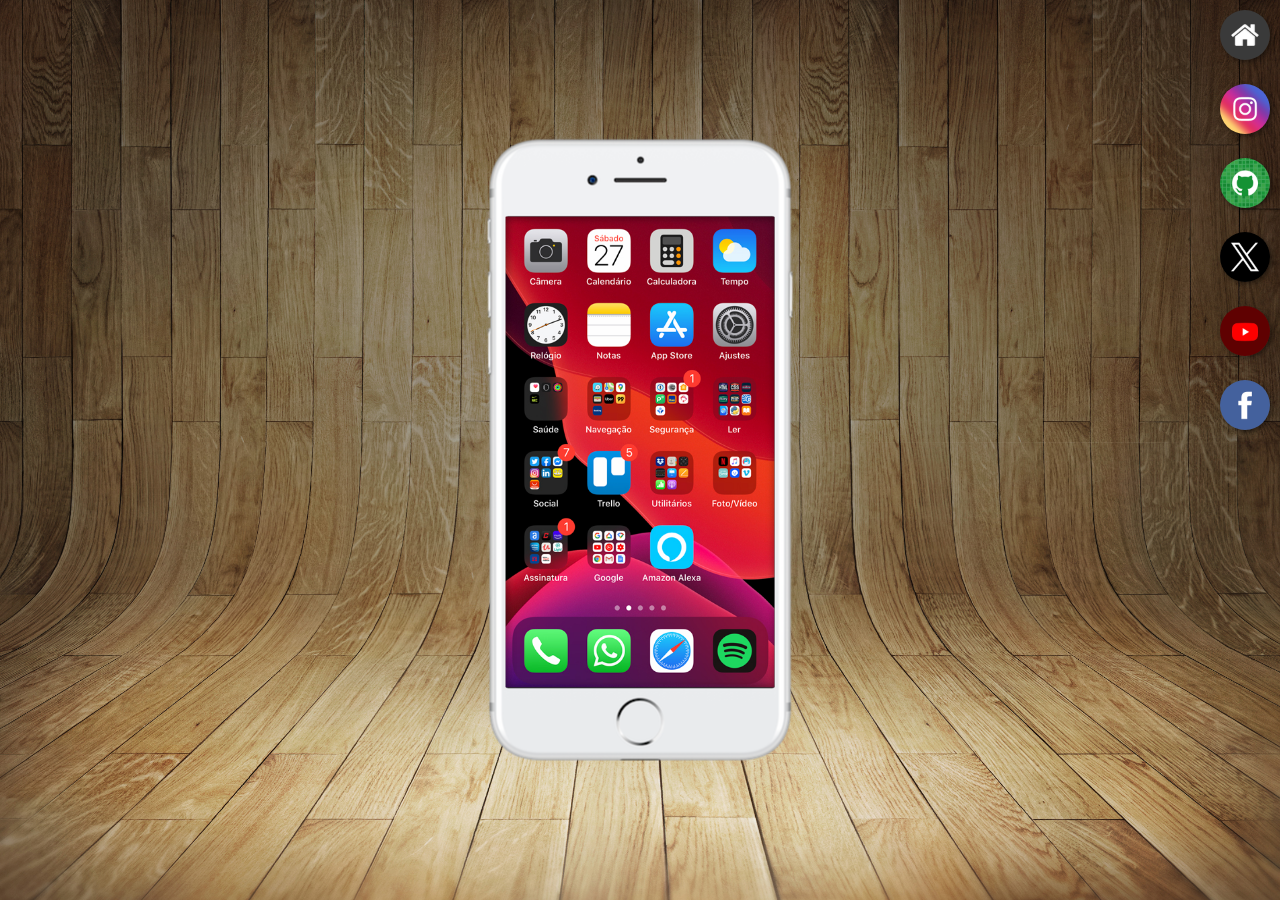
<file: index.html>
<!DOCTYPE html>
<html lang="pt-br">
<head>
    <meta charset="UTF-8">
    <meta name="viewport" content="width=device-width, initial-scale=1.0">
    <link rel="shortcut icon" href="favicon.ico" type="image/x-icon">
    <link rel="stylesheet" href="estilos/style.css">
    <title>Projeto Redes Sociais</title>
</head>
<body>
    <main>
        <section id="telefone">
            <iframe src="home.html" name="tela" id="tela" frameborder="0">
                Seu navegador não é compatível com este conteúdo.
            </iframe>
        </section>
        <section id="redes-sociais">
            <a href="home.html" target="tela"><img src="imagens/logo-home.jpg" alt="home"></a><br>
            <a href="instagram.html" target="tela"><img src="imagens/logo-instagram.jpg" alt="instagram"></a><br>
            <a href="github.html" target="tela"><img src="imagens/logo-github.jpg" alt="github"></a><br>
            <a href="x.html" target="tela"><img src="imagens/logo-x.jpg" alt="X"></a><br>
            <a href="youtube.html" target="tela"><img src="imagens/logo-youtube.jpg" alt="youtube"></a><br>
            <a href="facebook.html" target="tela"><img src="imagens/logo-facebook.jpg" alt="facebook"></a>
        </section>
    </main>
</body>
</html>
</file>
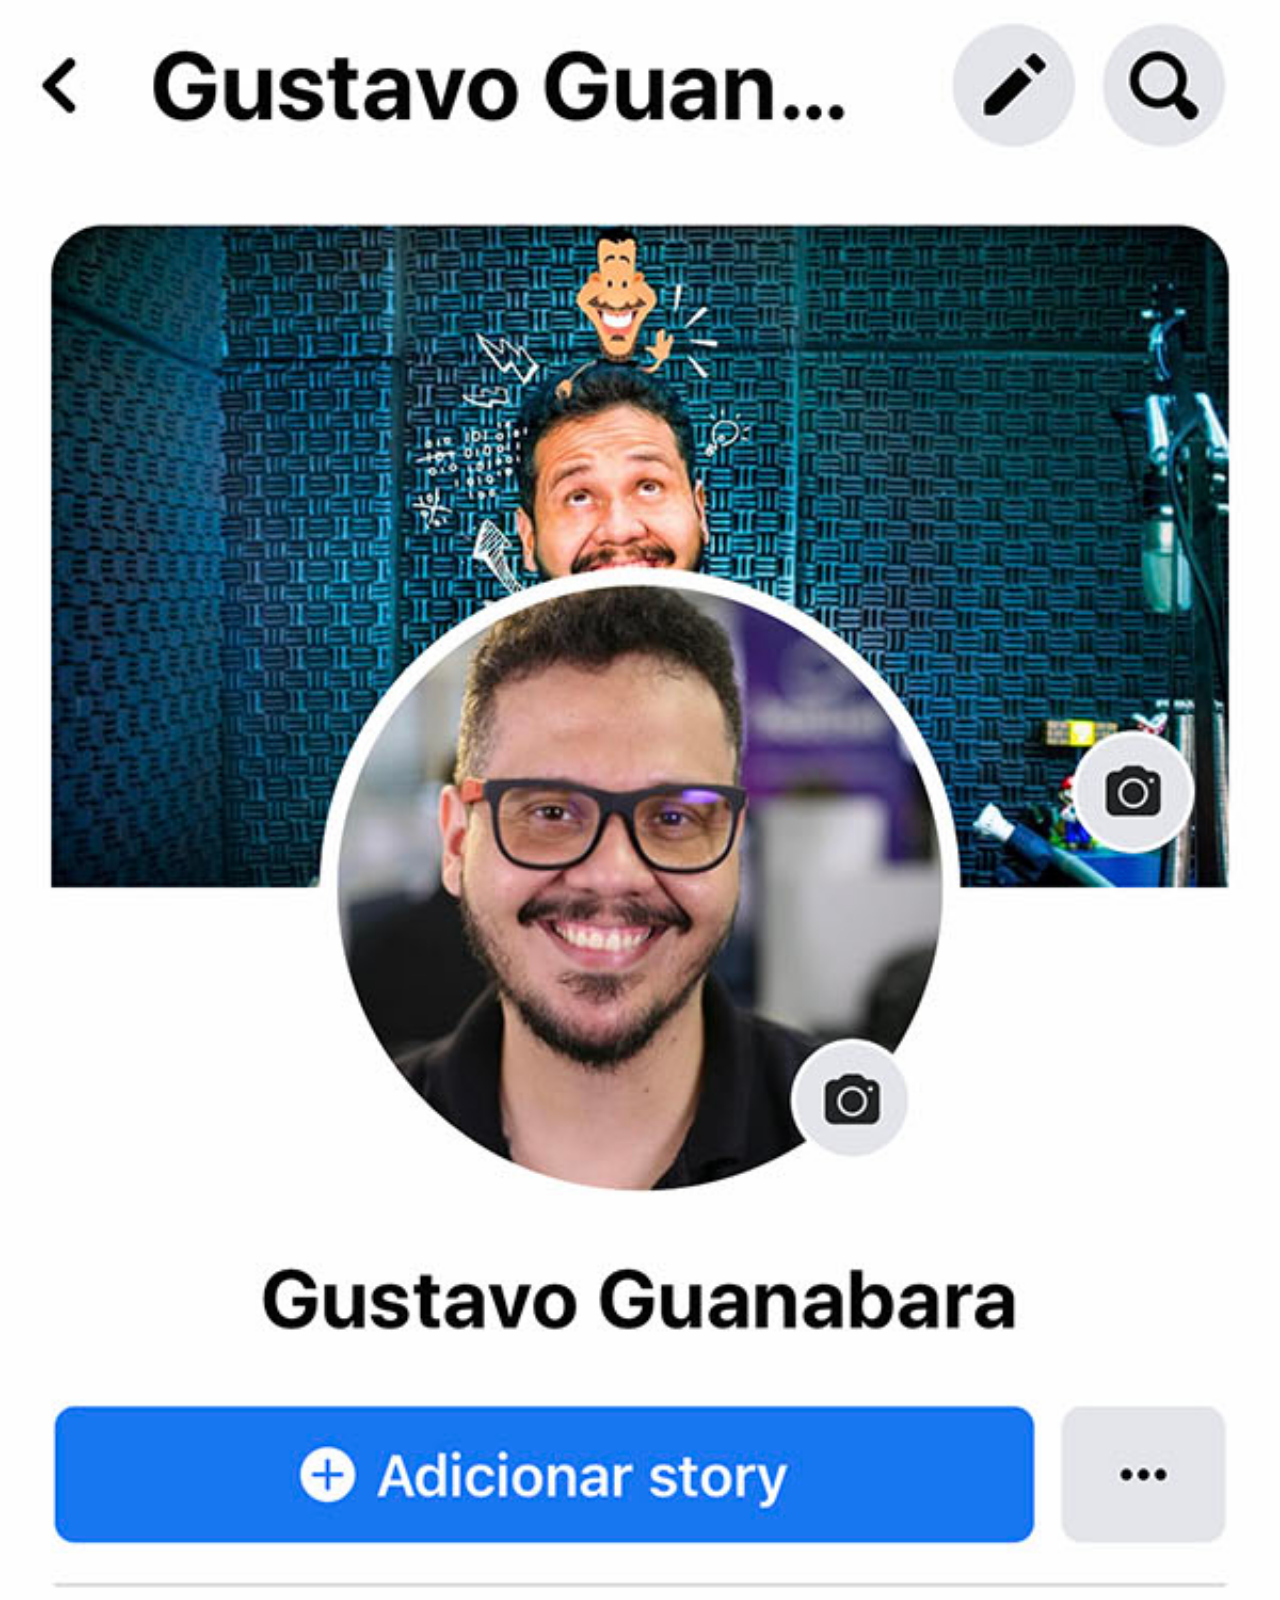
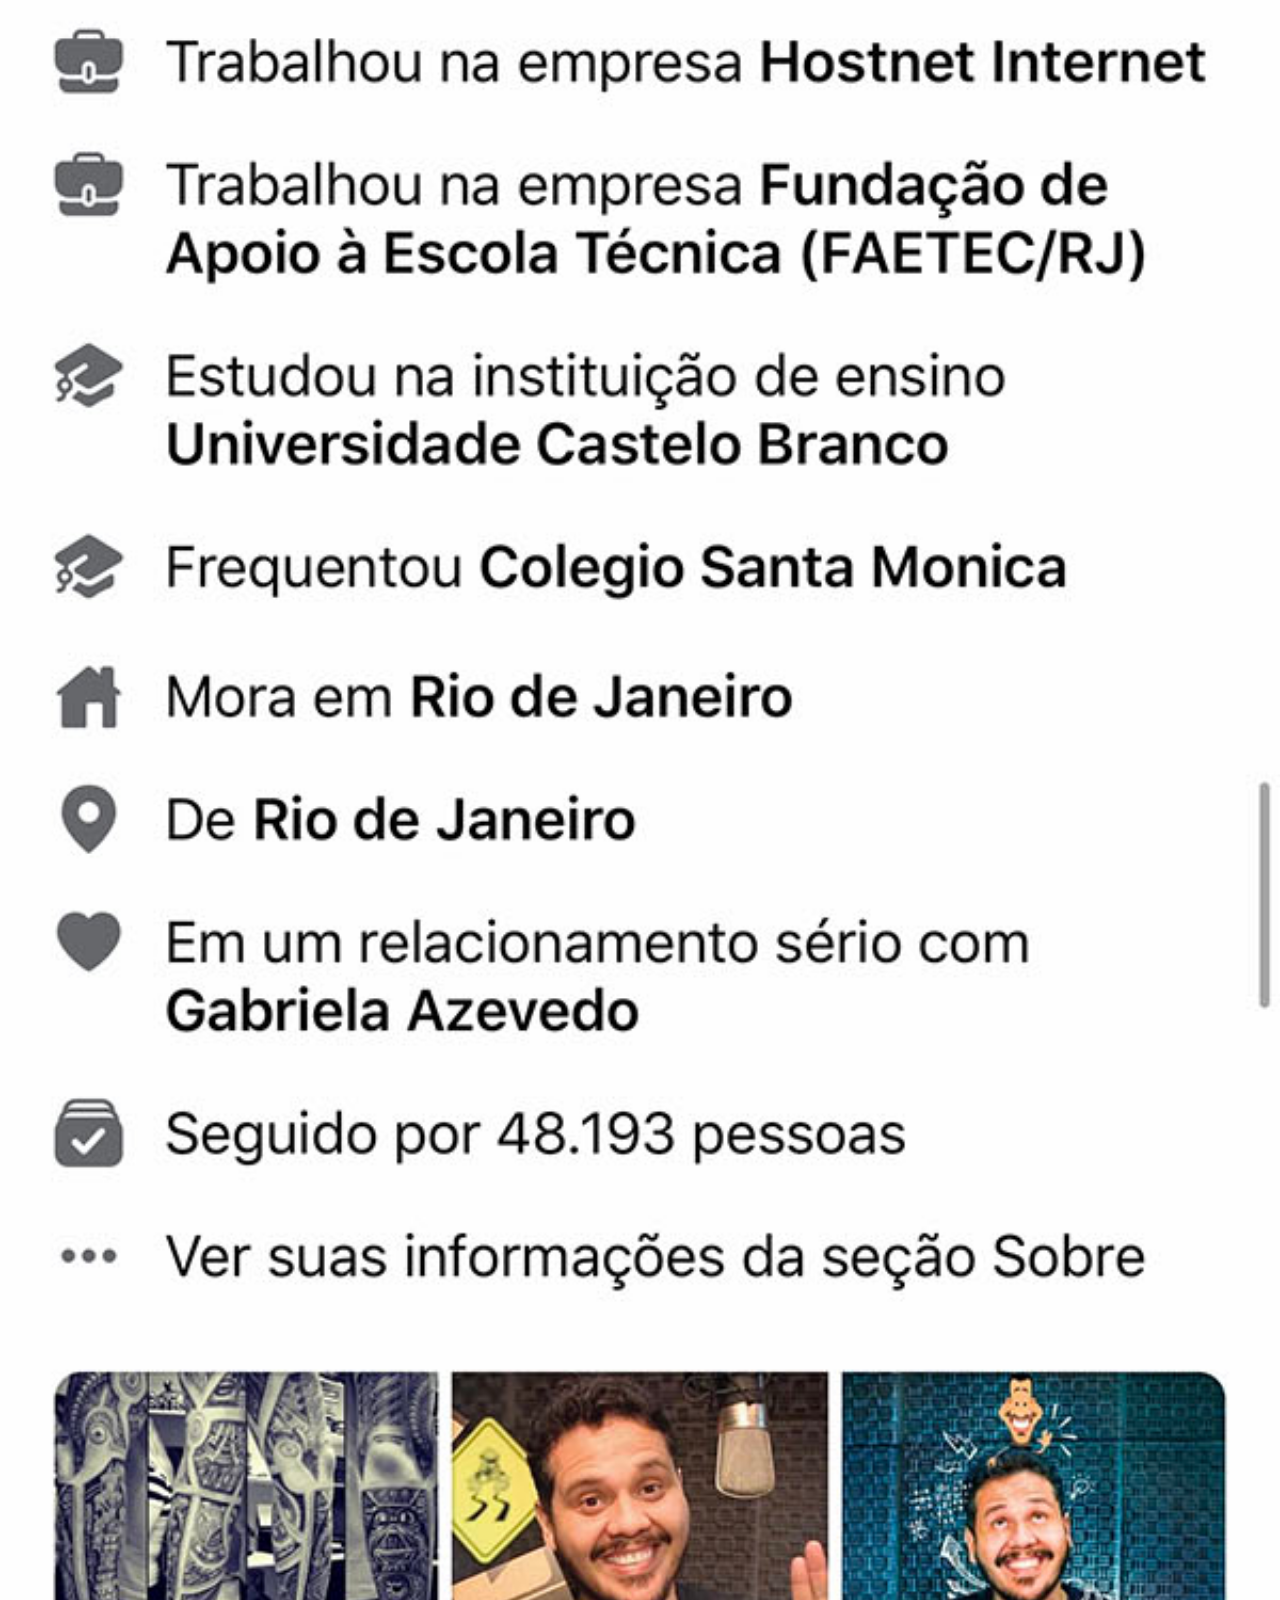
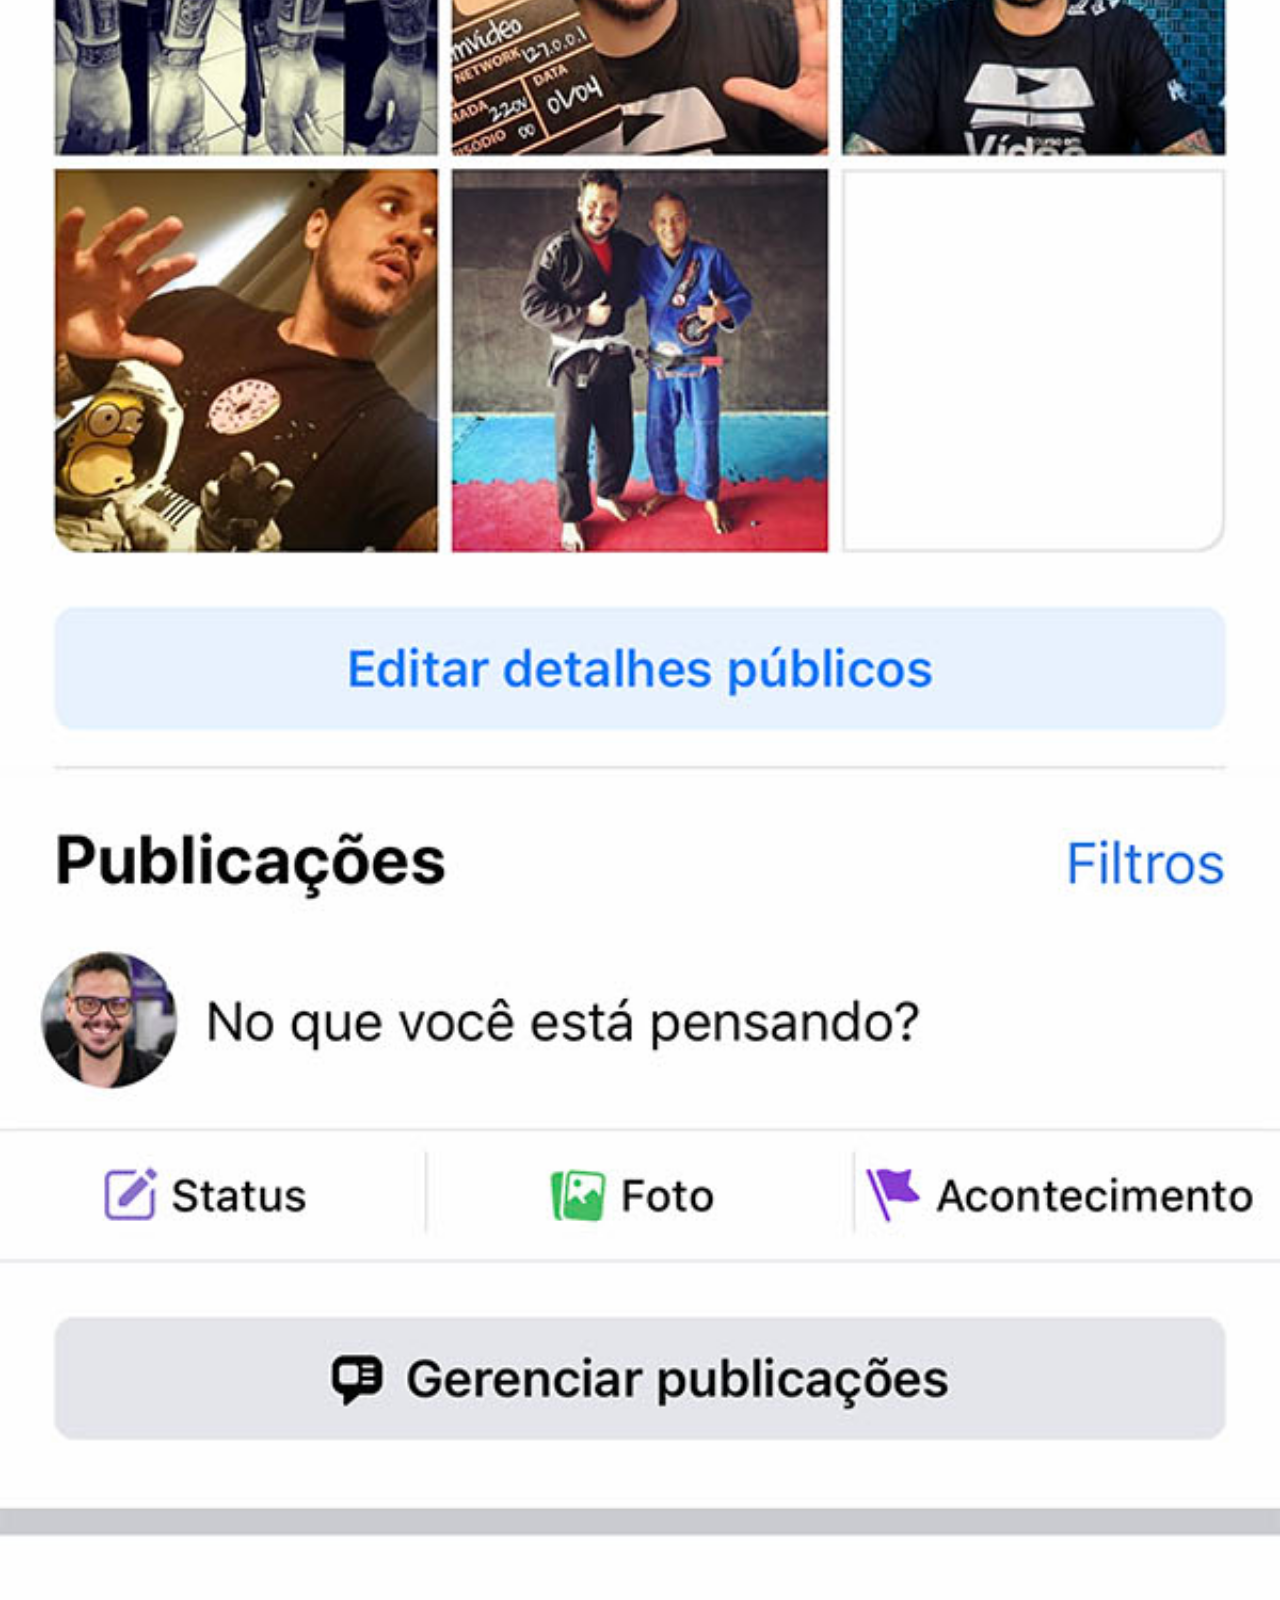
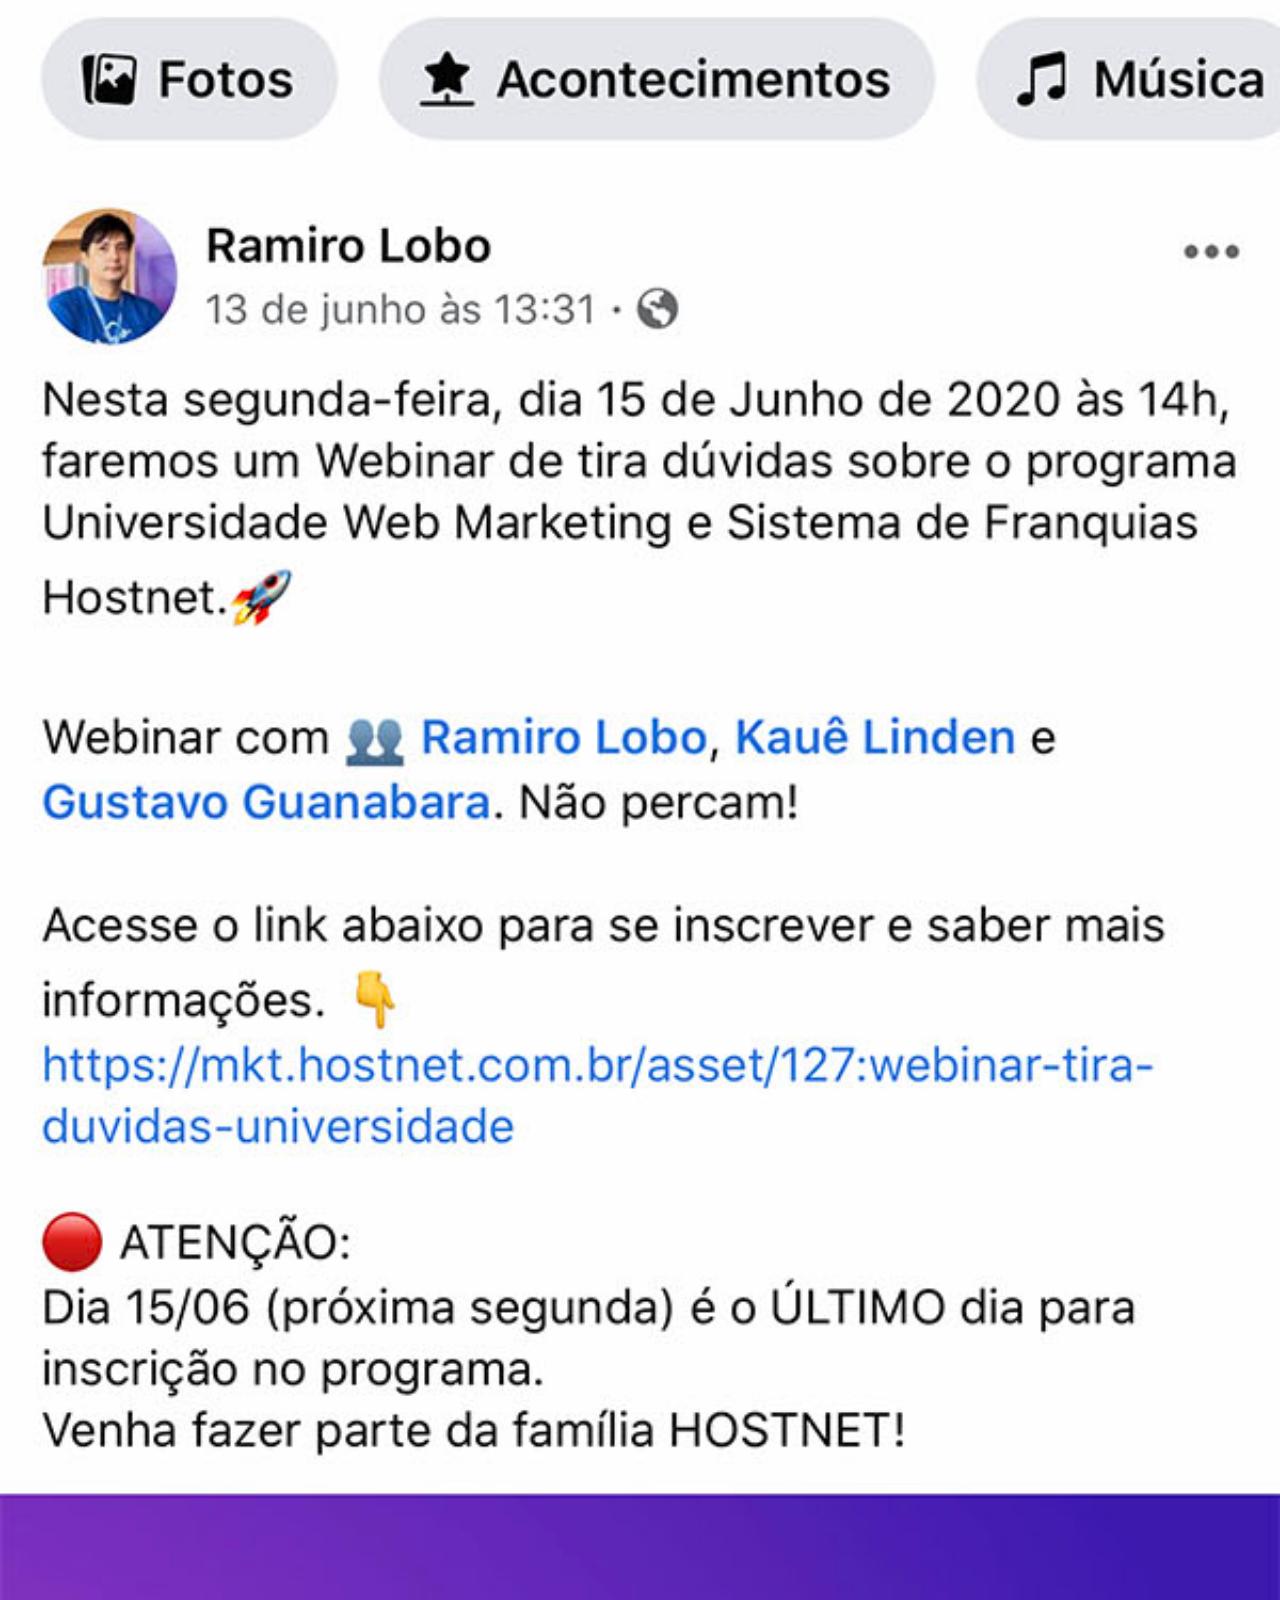
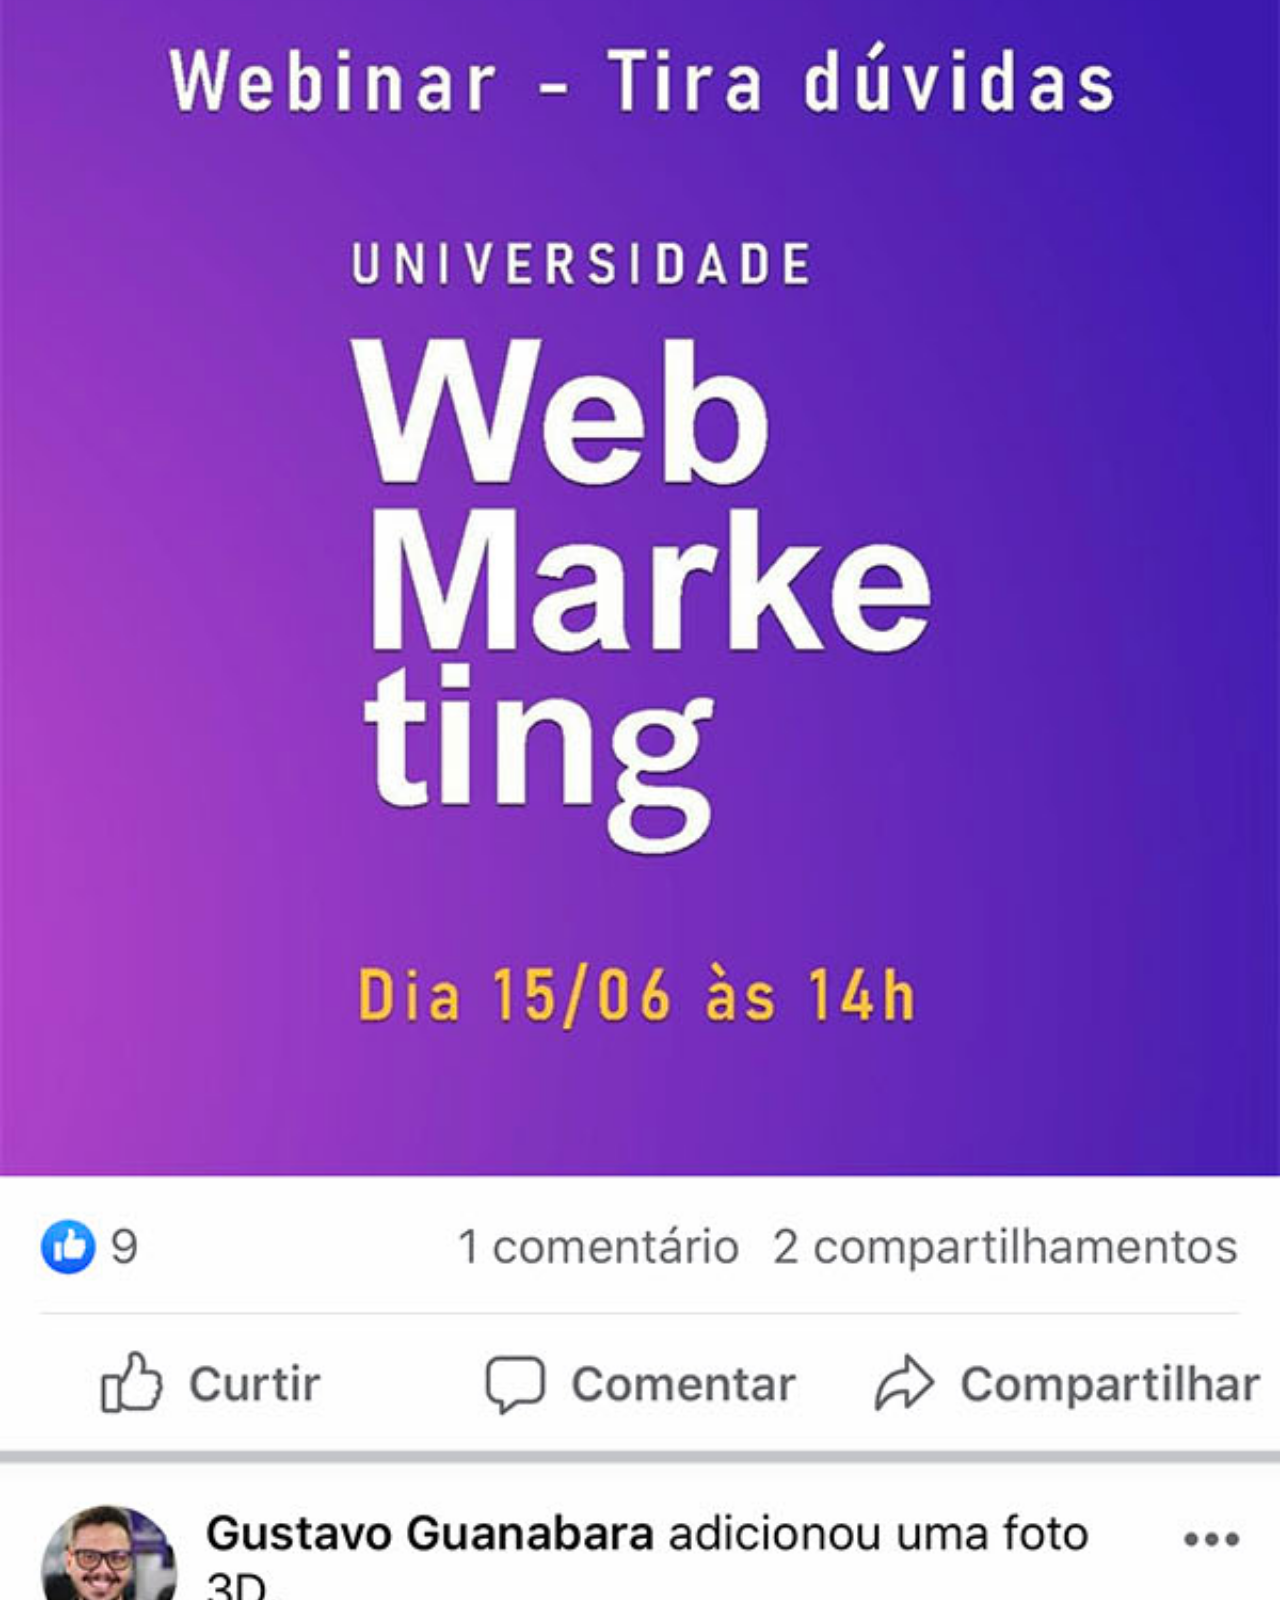
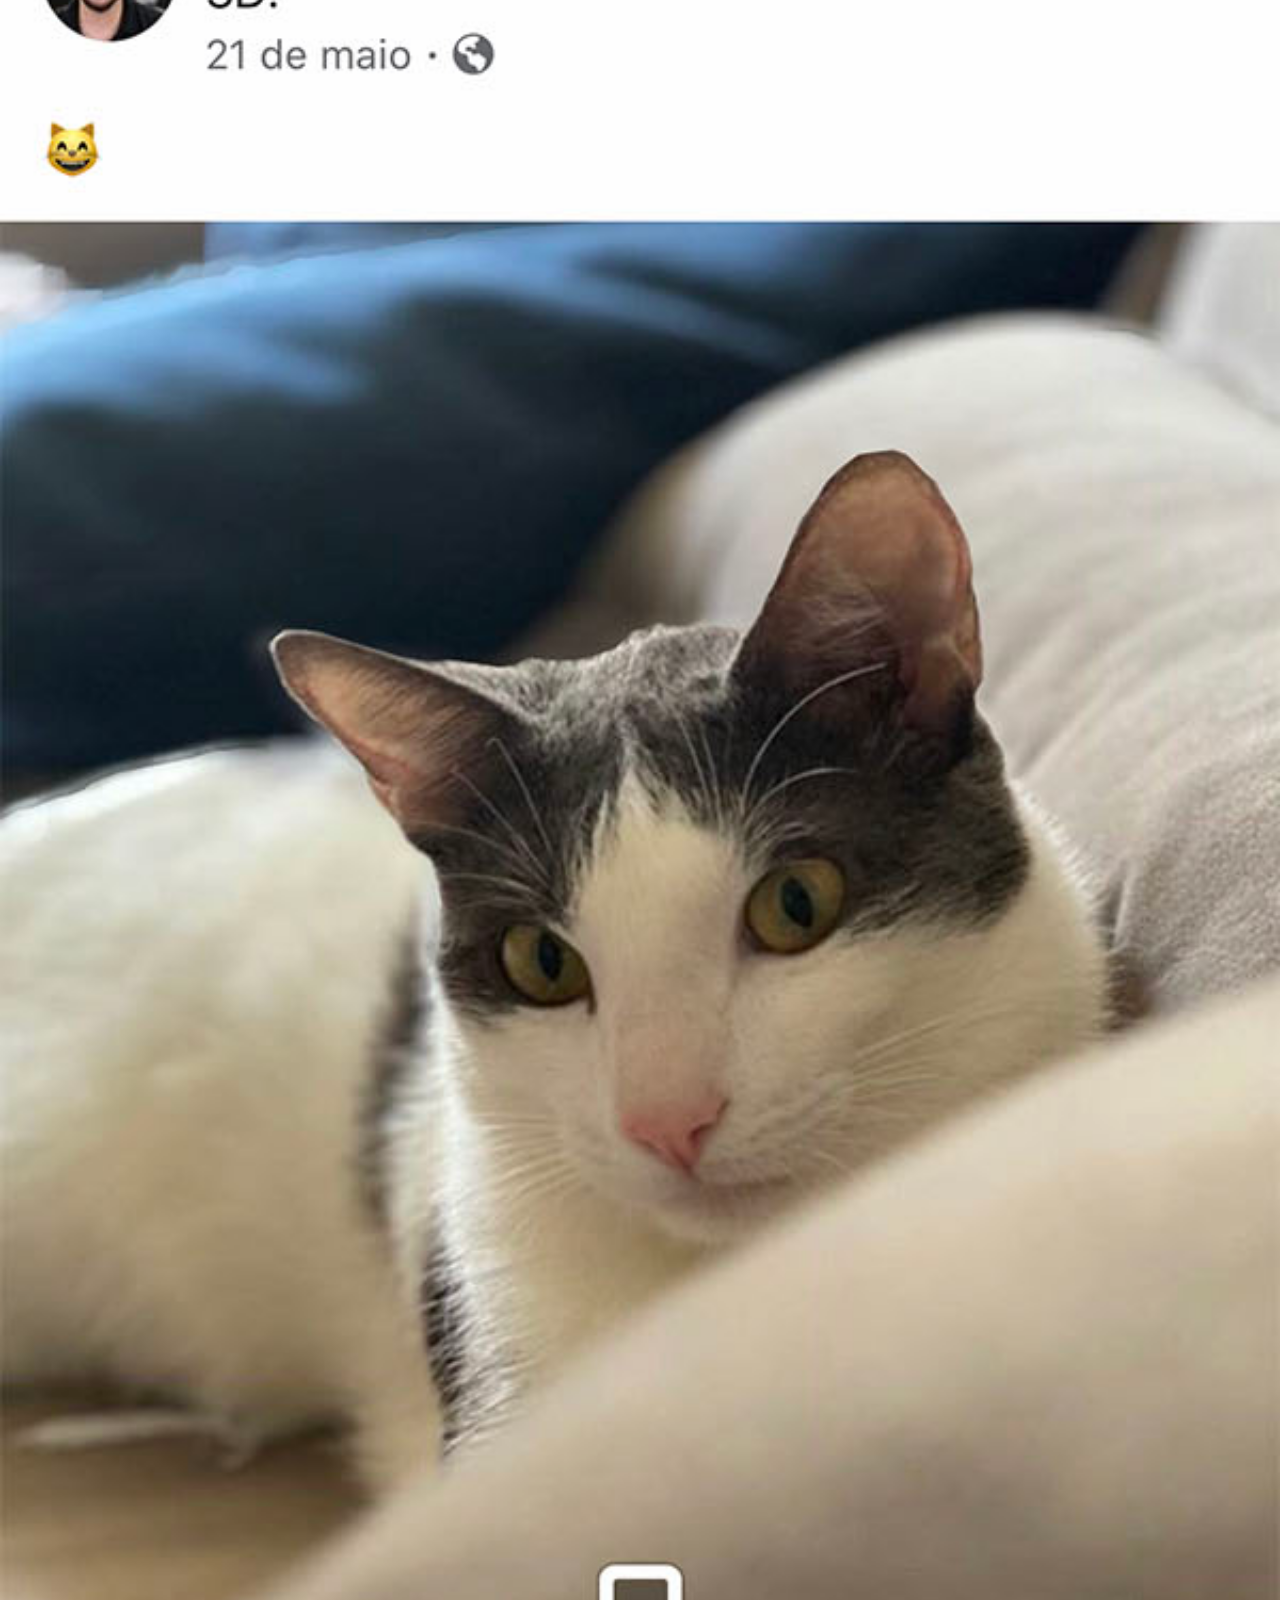
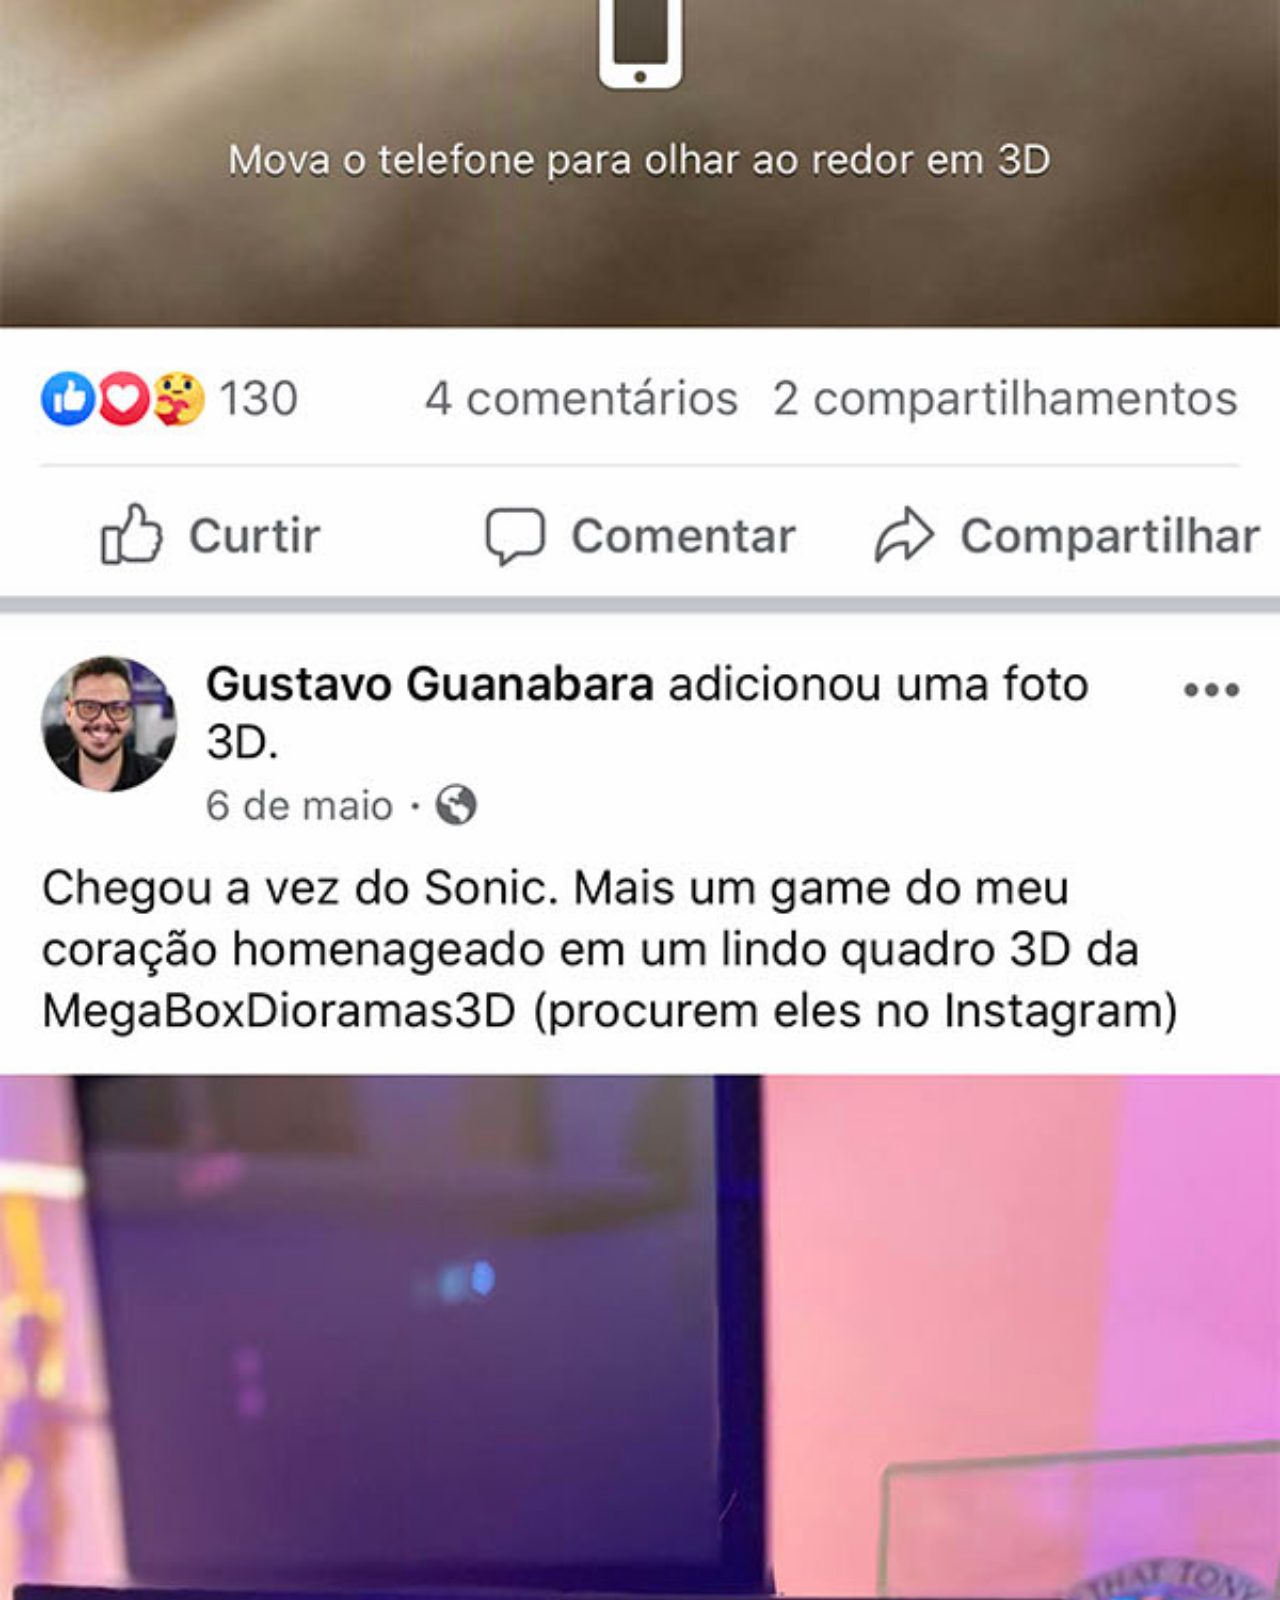
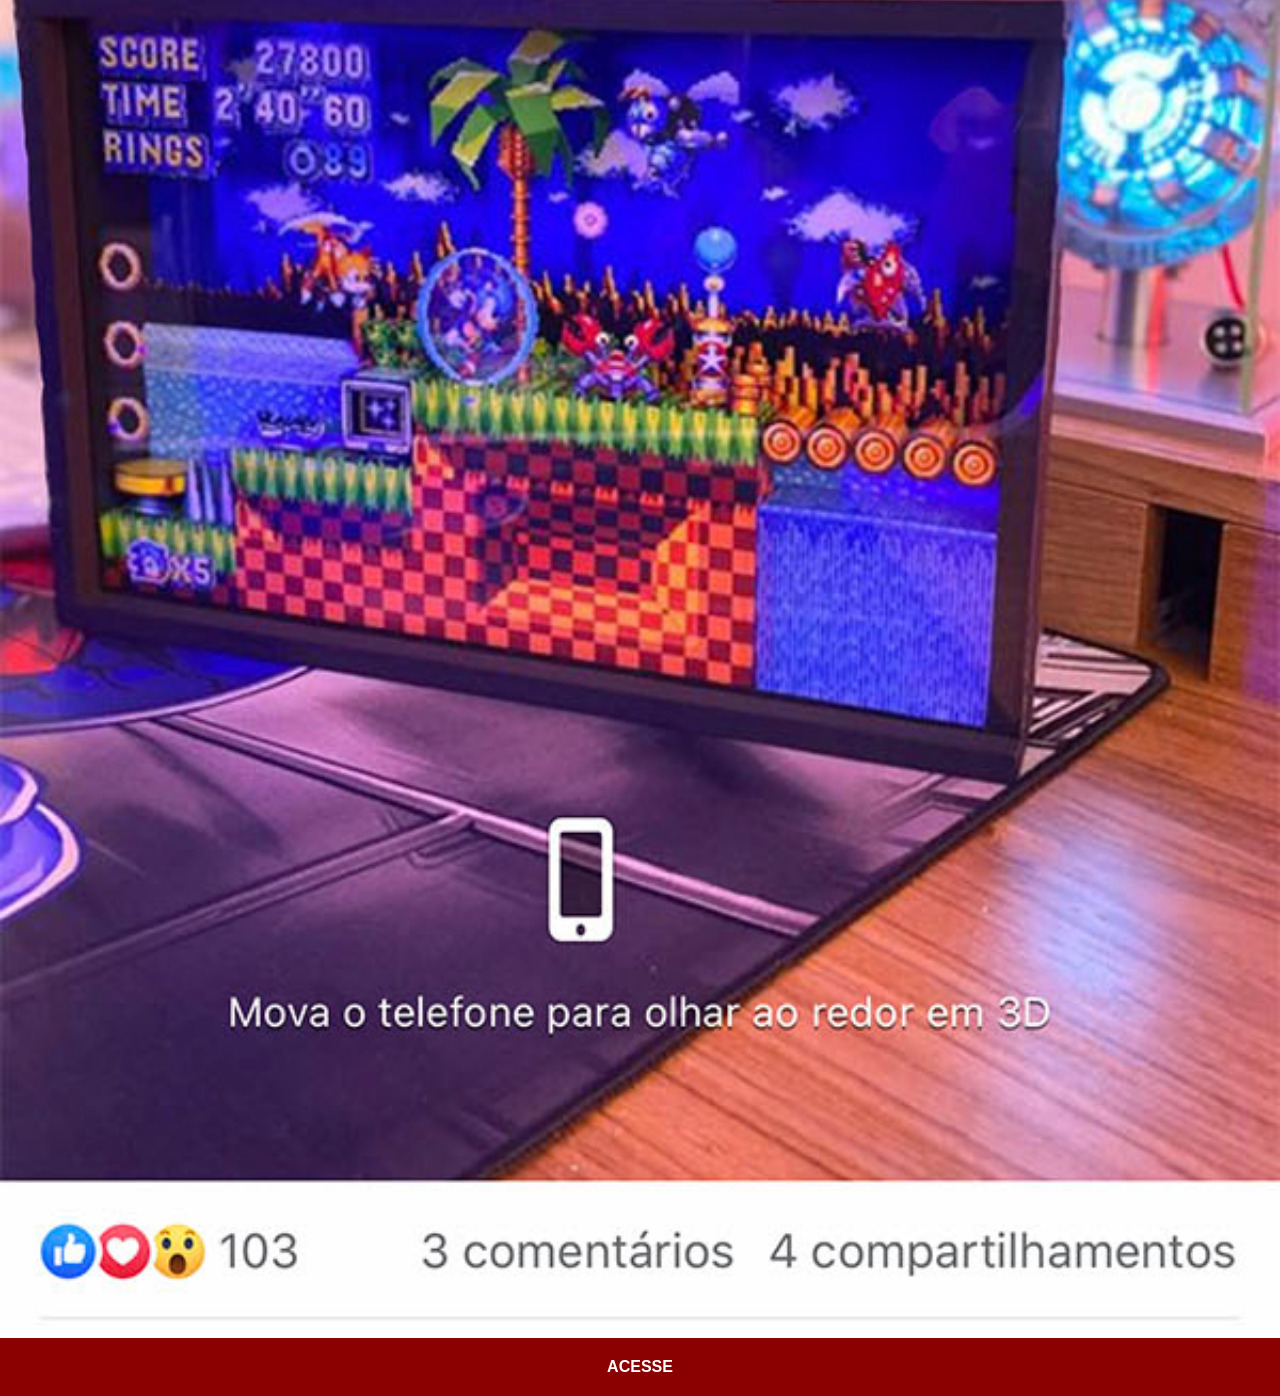
<file: facebook.html>
<!DOCTYPE html>
<html lang="pt-br">
<head>
    <meta charset="UTF-8">
    <meta name="viewport" content="width=device-width, initial-scale=1.0">
    <title>Facebook</title>
    <link rel="stylesheet" href="estilos/social.css">
</head>
<body>
    <img src="imagens/tela-facebook.jpg" alt="Facebook">
    <a href="https://web.facebook.com/gustavoguanabara" target="_blank">ACESSE</a>
</body>
</html>
</file>
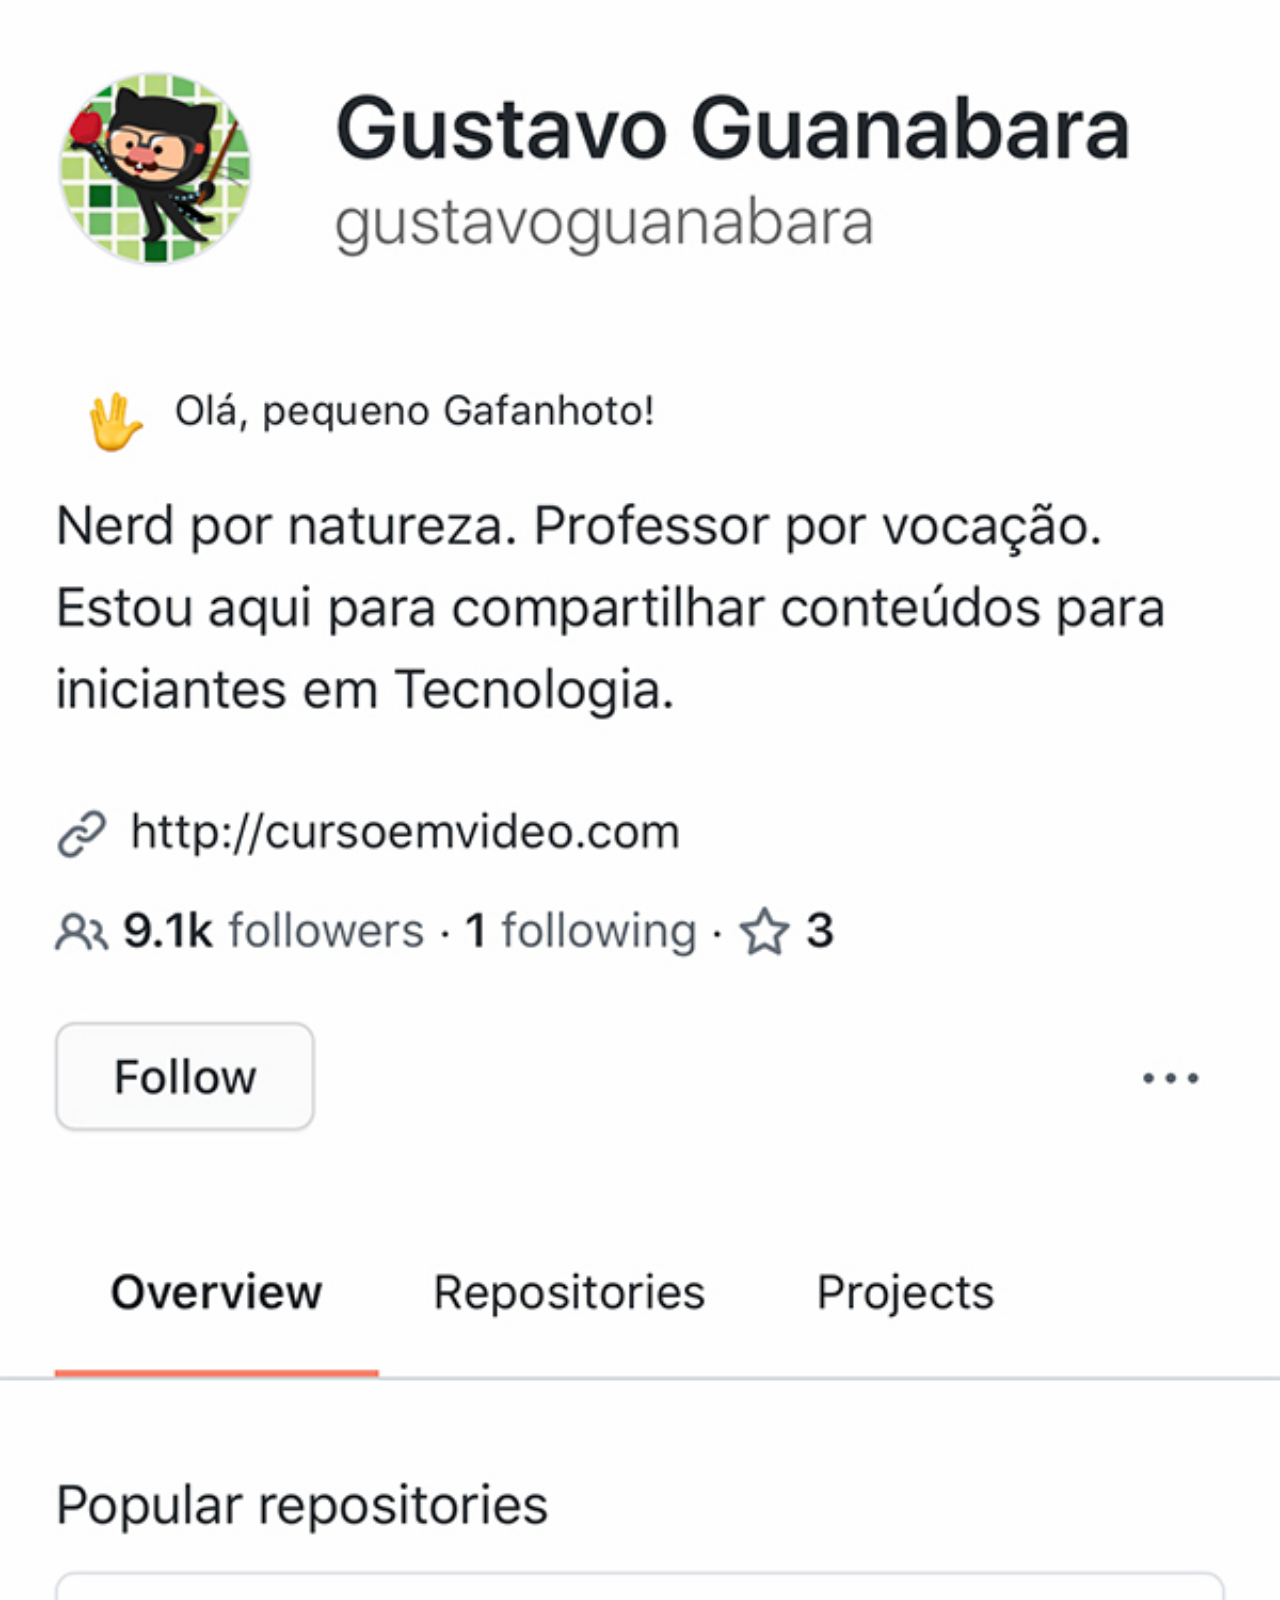
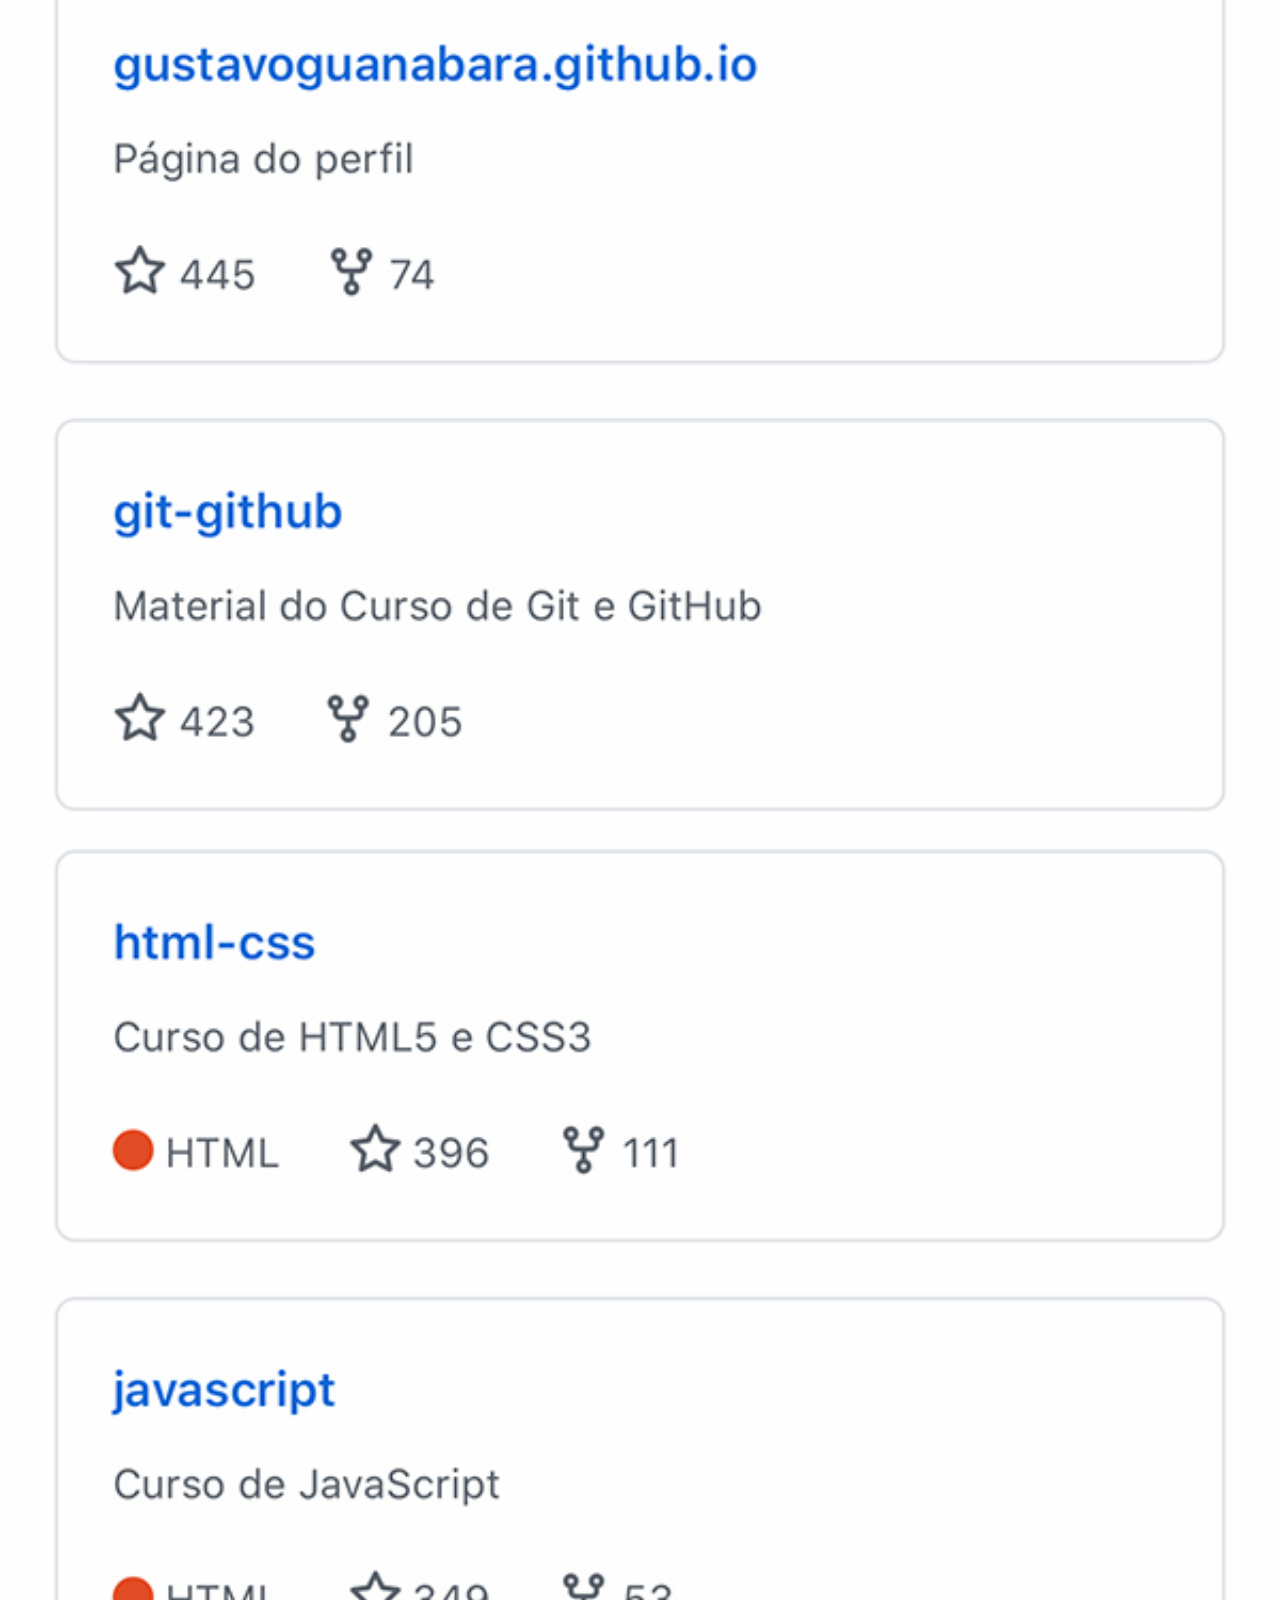
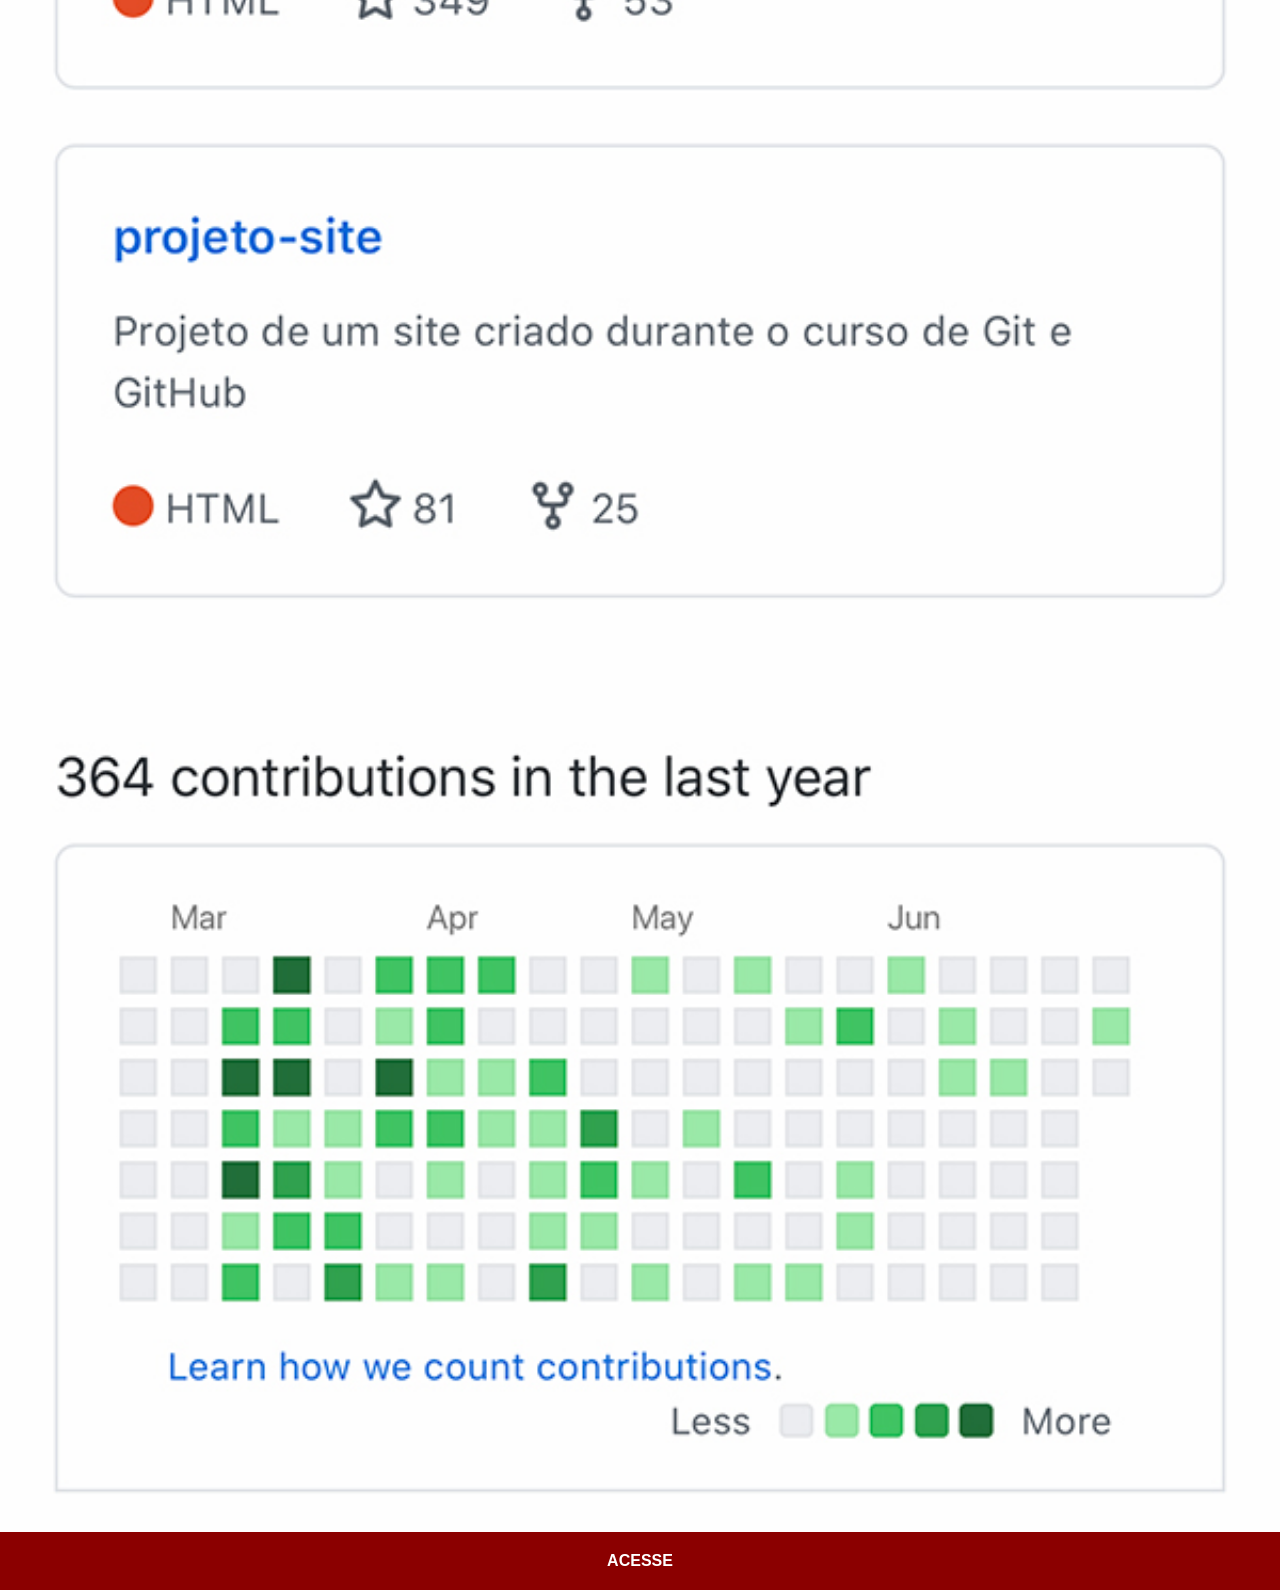
<file: github.html>
<!DOCTYPE html>
<html lang="pt-br">
<head>
    <meta charset="UTF-8">
    <meta name="viewport" content="width=device-width, initial-scale=1.0">
    <title>GitHub</title>
    <link rel="stylesheet" href="estilos/social.css">
</head>
<body>
    <img src="imagens/tela-github.jpg" alt="GitHub">
    <a href="https://github.com/gustavoguanabara/" target="_blank">ACESSE</a>
</body>
</html>
</file>
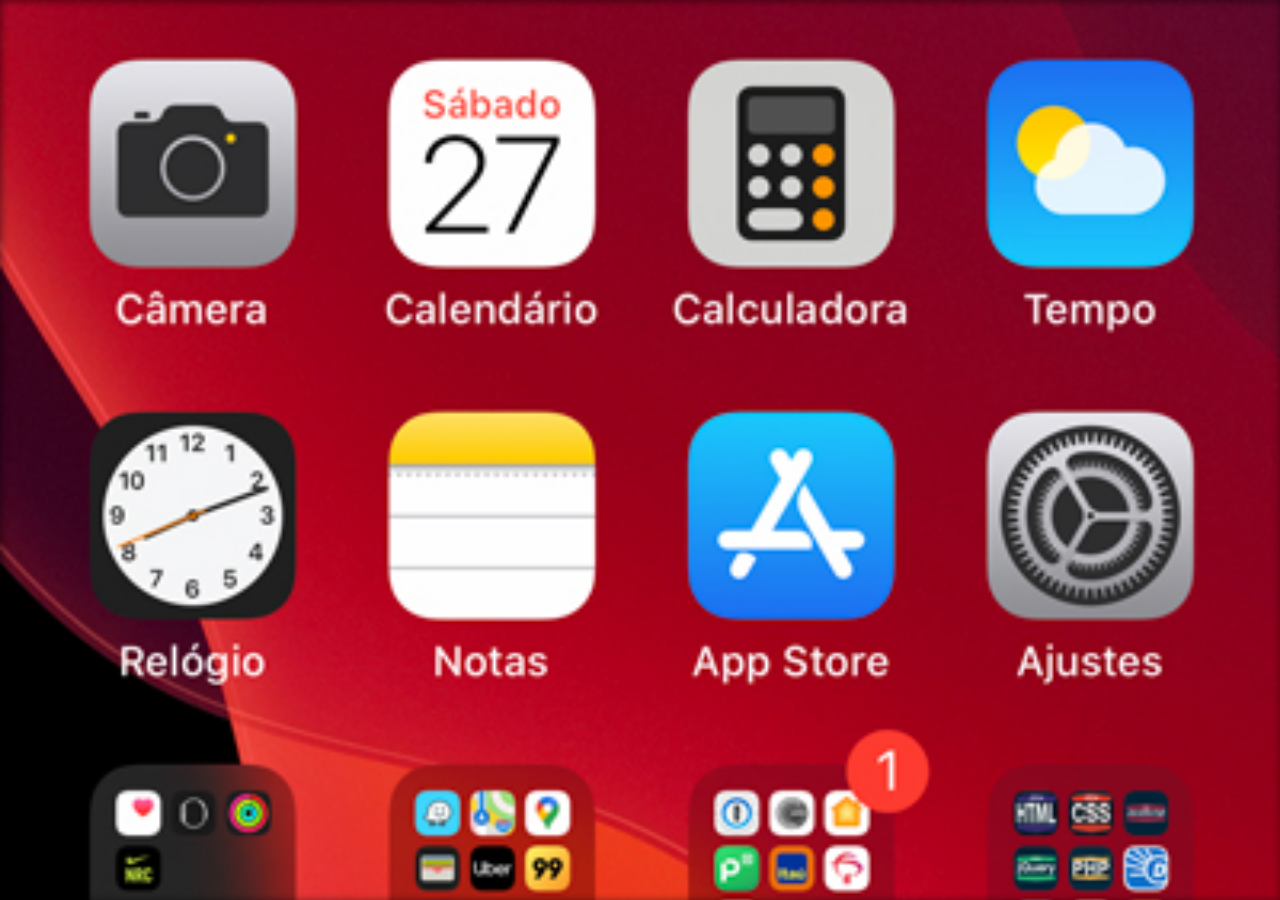
<file: home.html>
<!DOCTYPE html>
<html lang="pt-br">
<head>
    <meta charset="UTF-8">
    <meta name="viewport" content="width=device-width, initial-scale=1.0">
    <title>Home</title>
</head>
<style>
    * {
        margin: 0px;
        padding: 0px;
    }

    body {
        height: 100vh;
        width: 100vw;
        background: black url('imagens/tela-home.jpg') no-repeat top center;
        background-size: cover;
        box-shadow: inset 1px 1px 8px rgba(0, 0, 0, 0.532);
    }
</style>
<body>
    
</body>
</html>
</file>
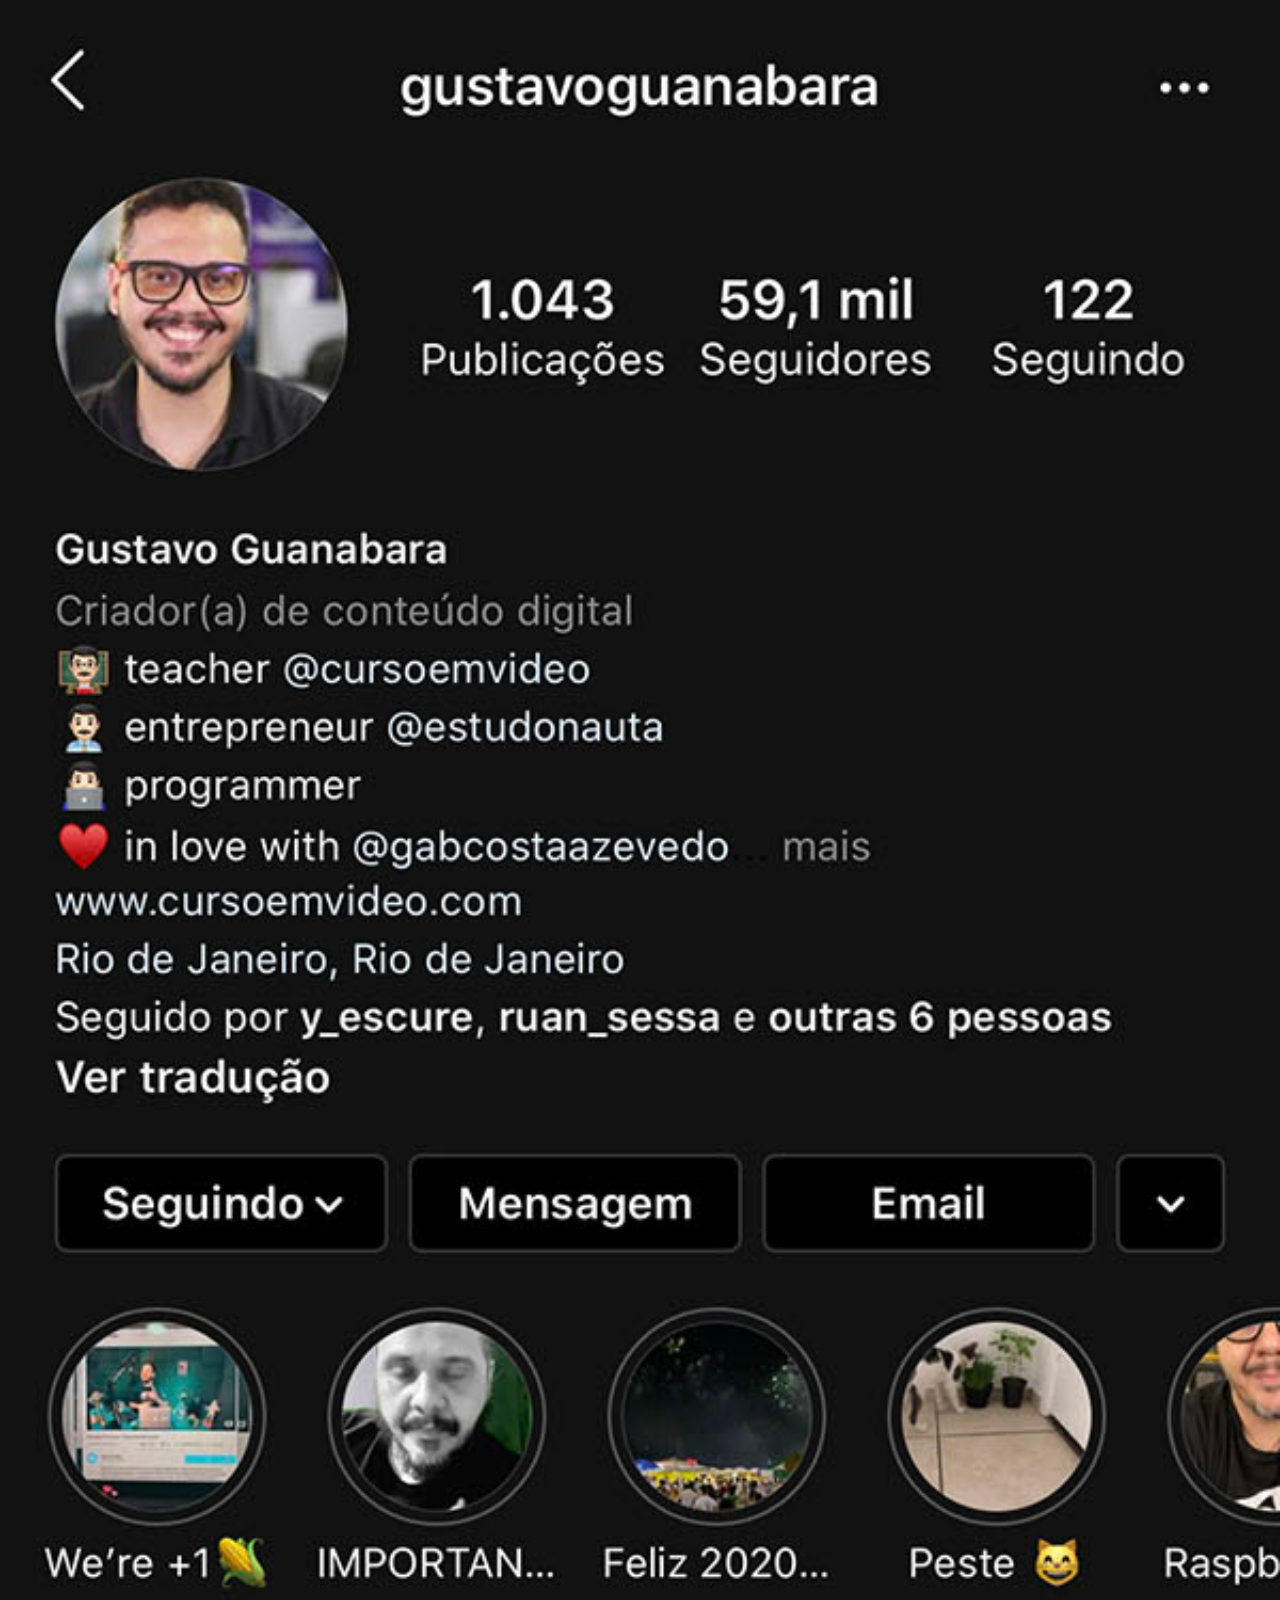
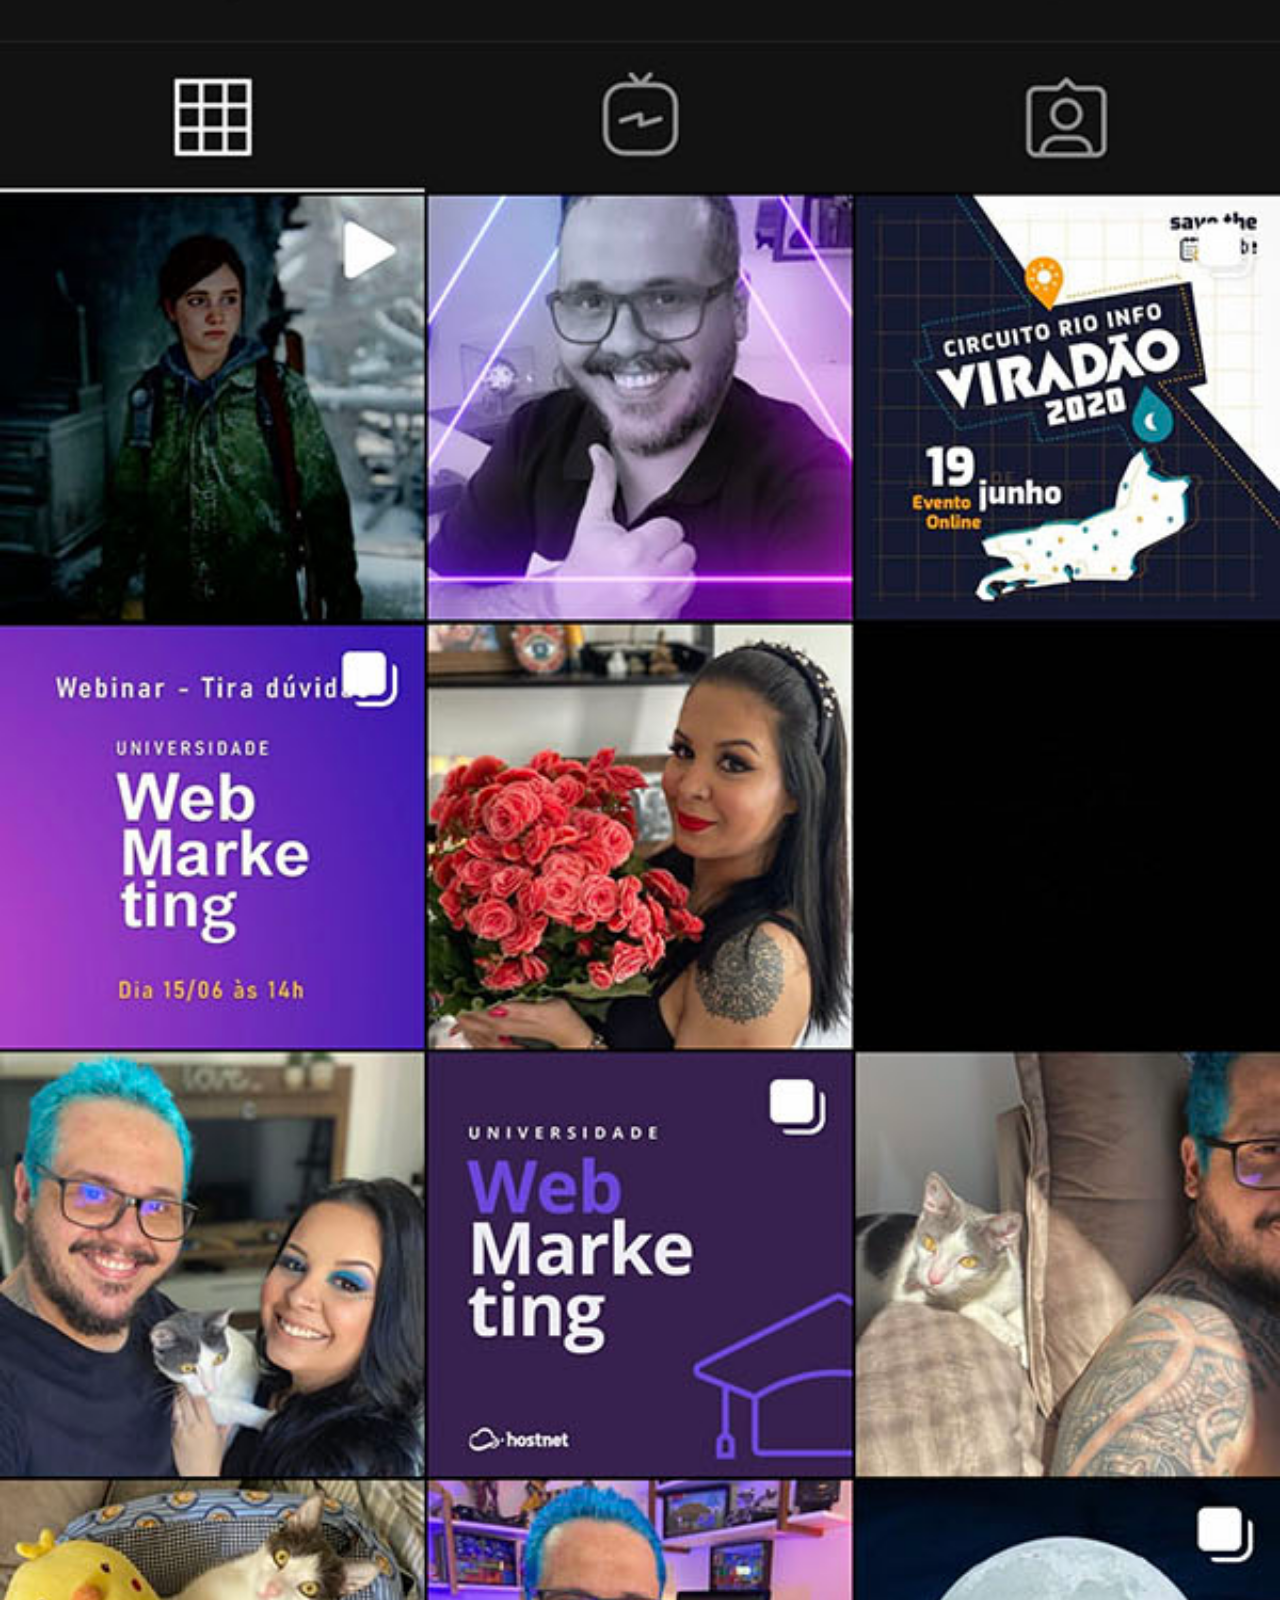
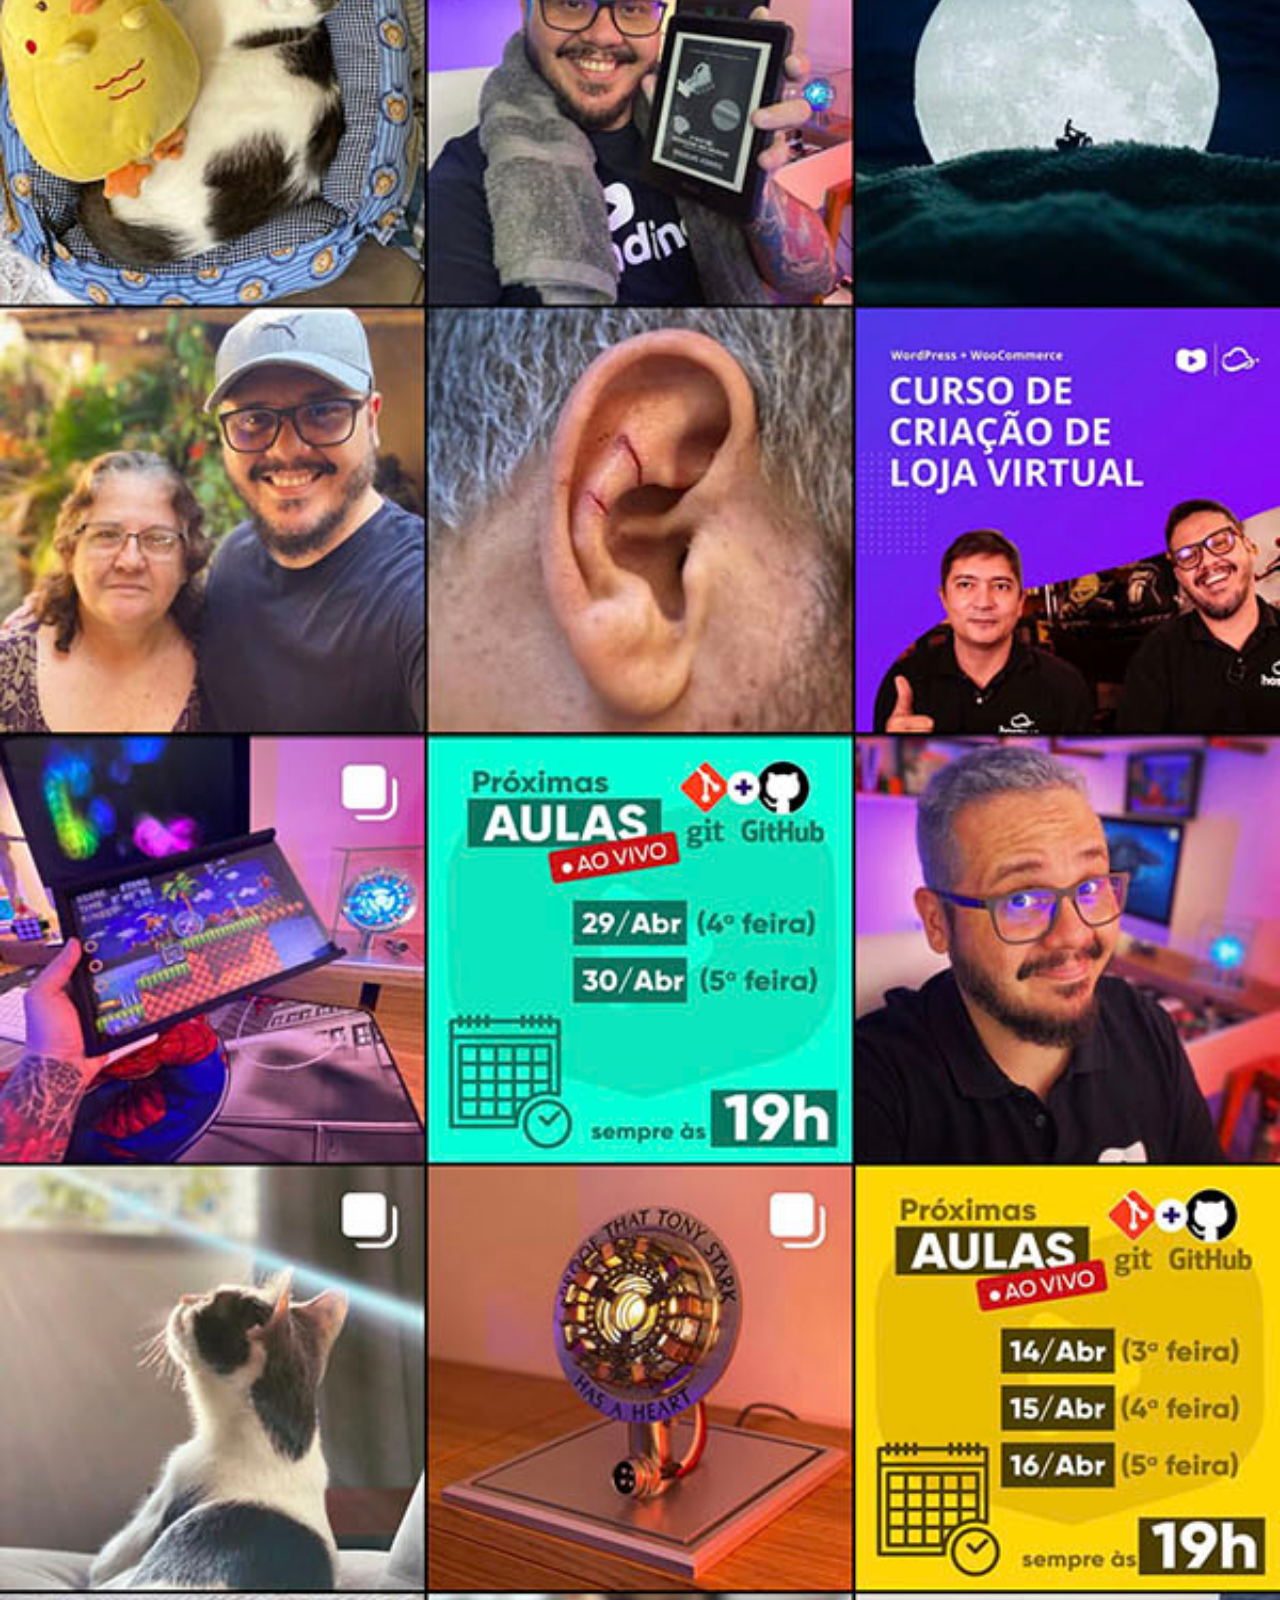
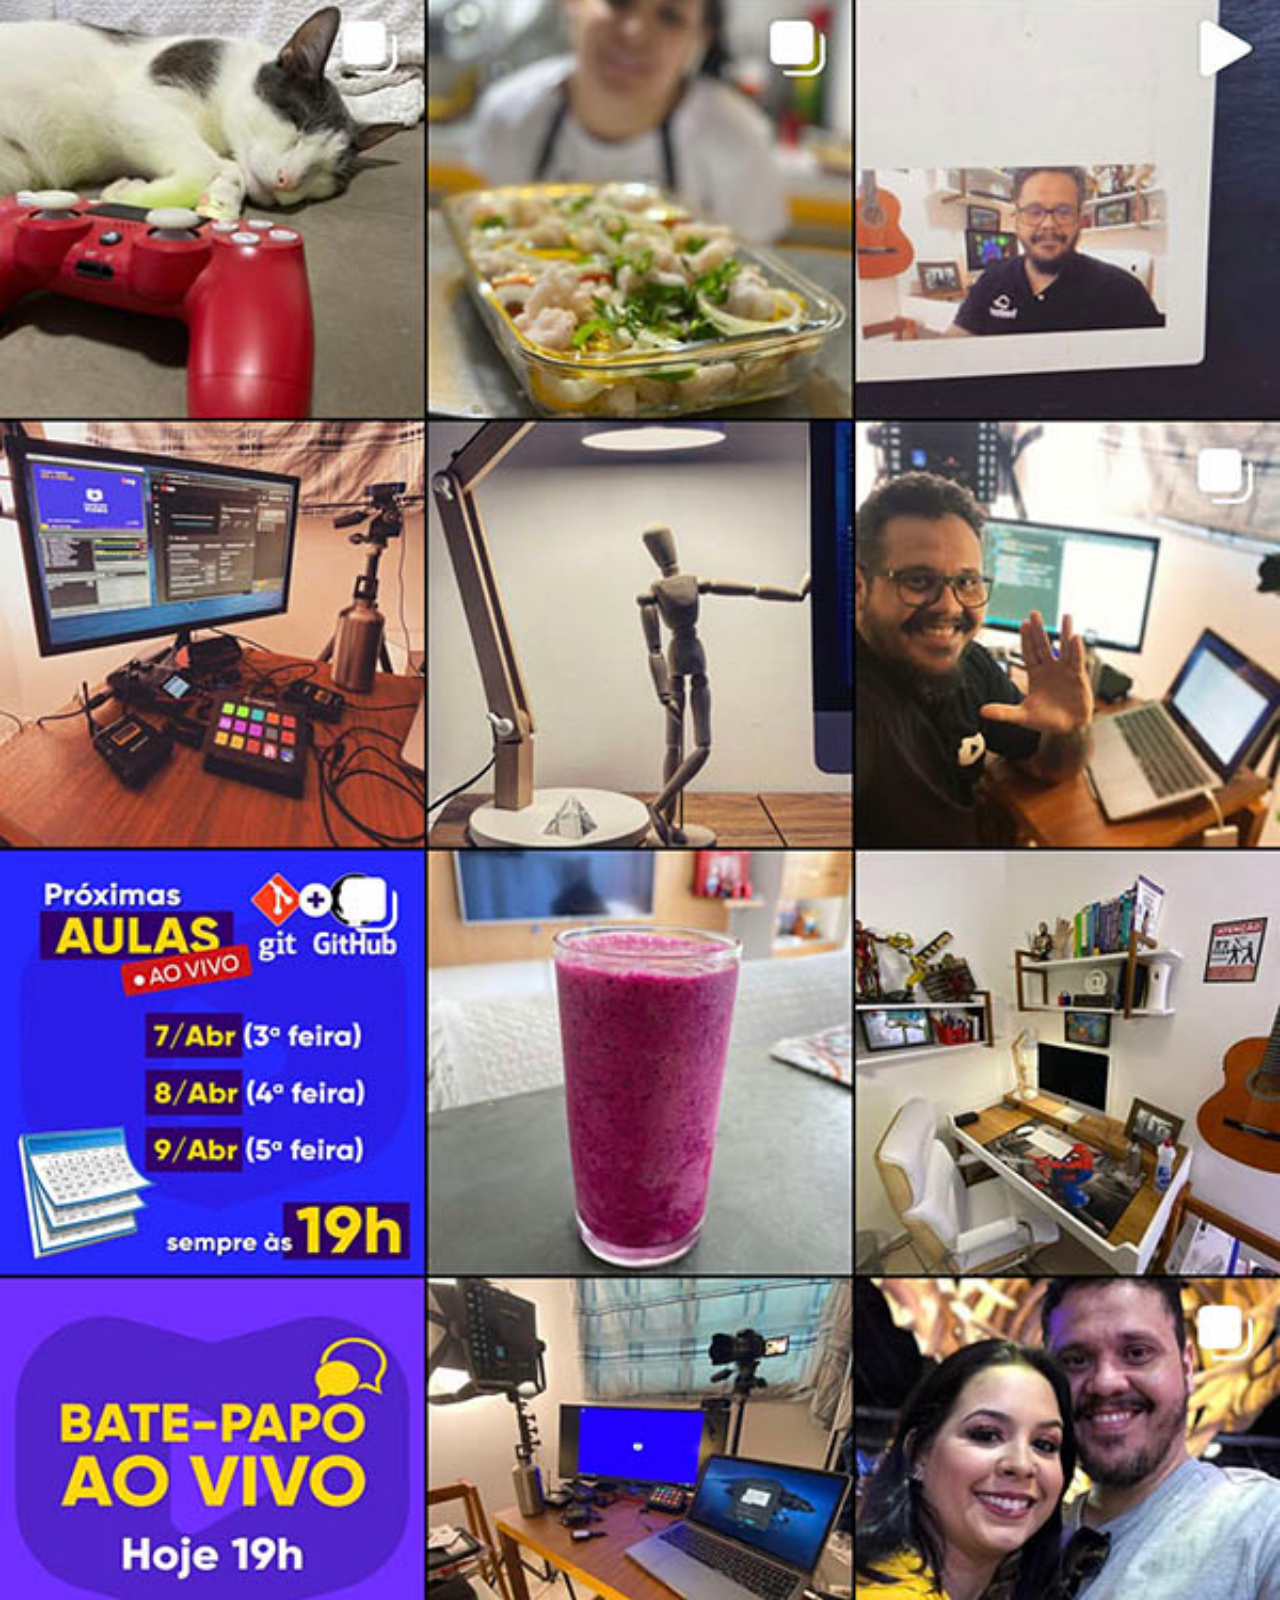
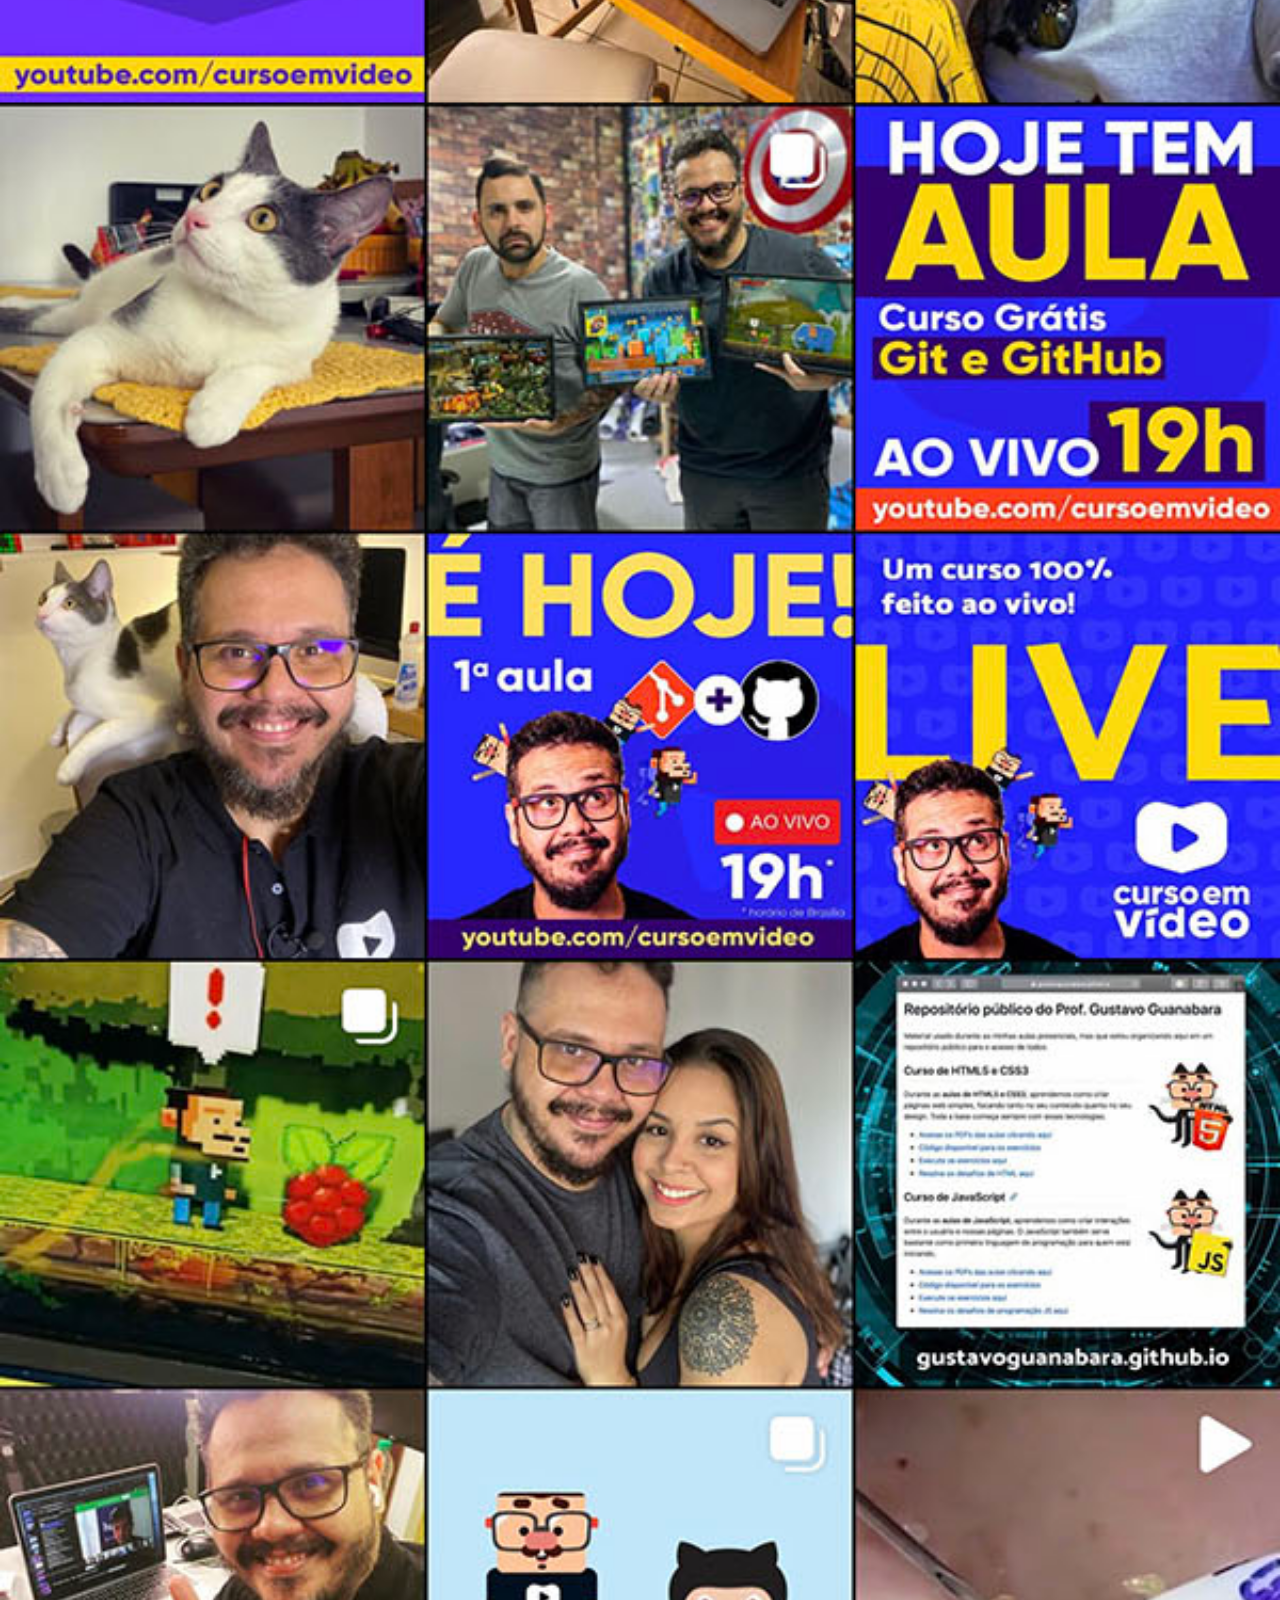
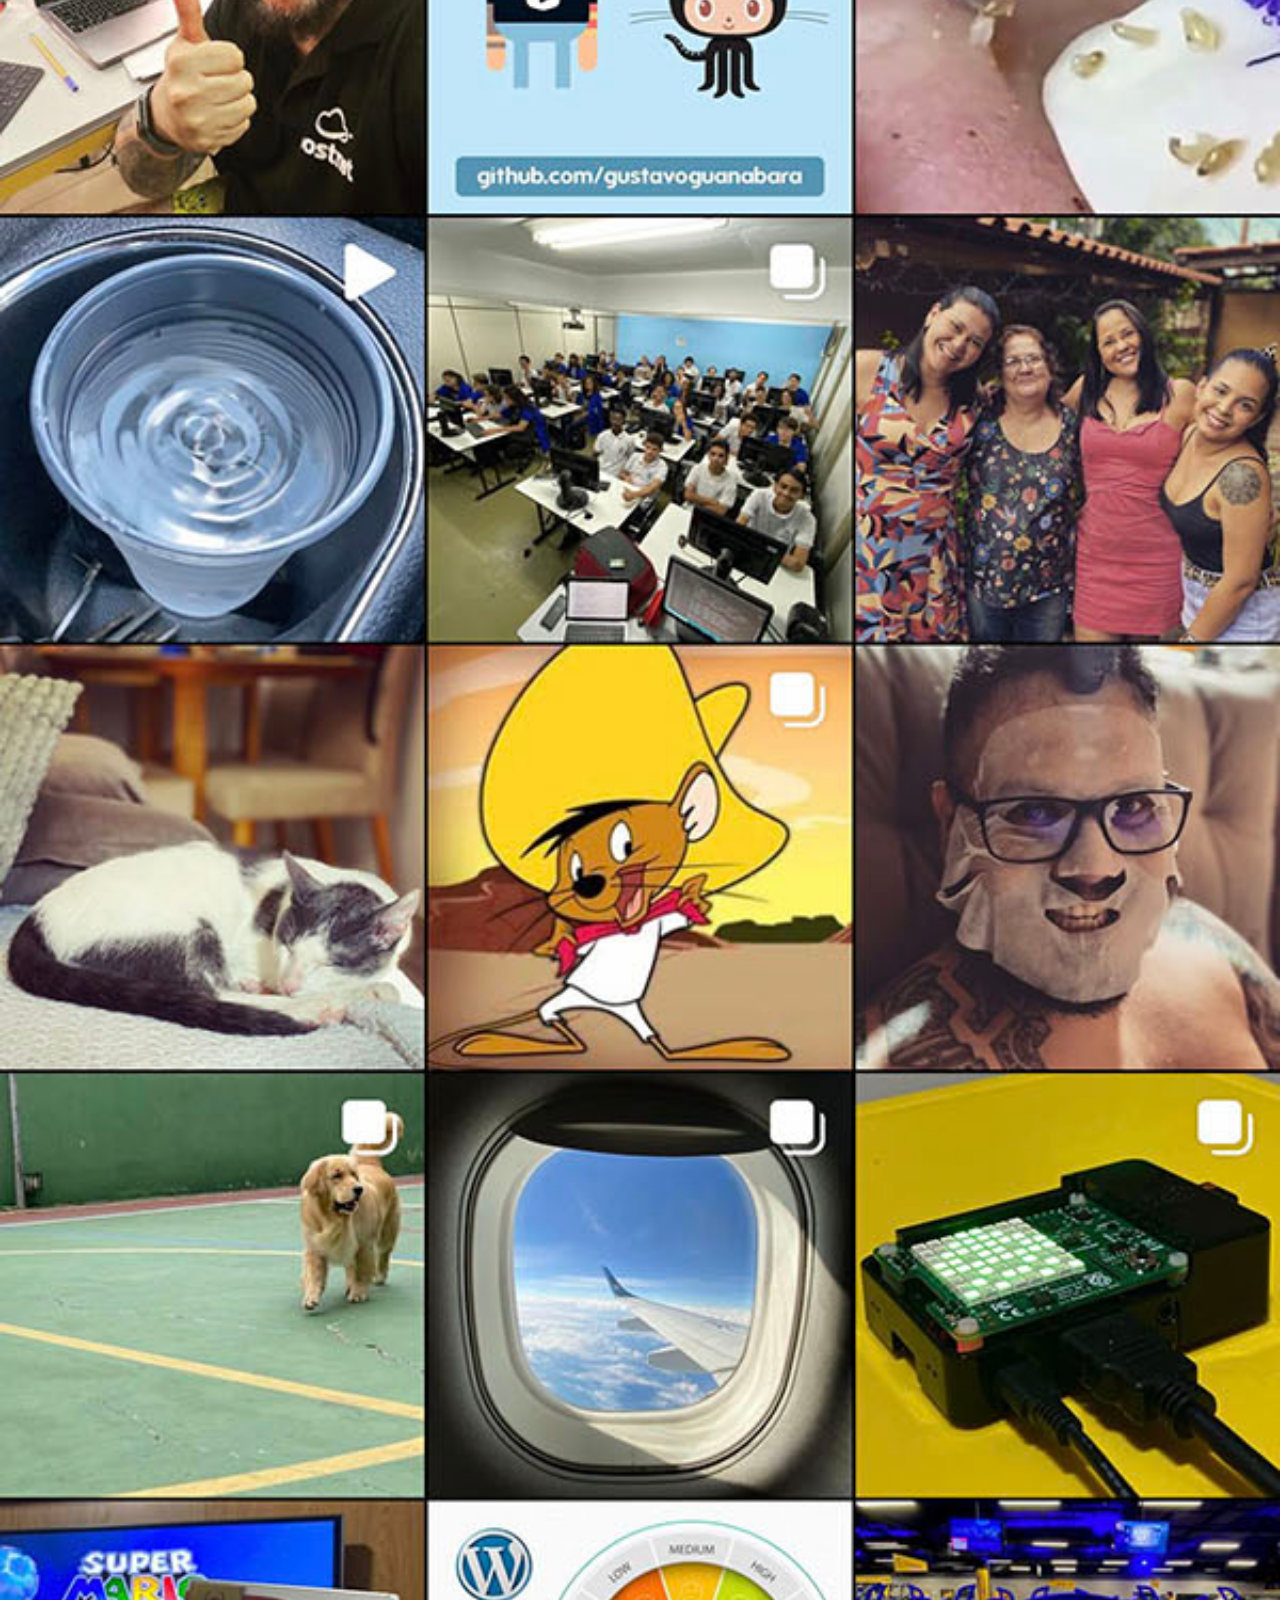
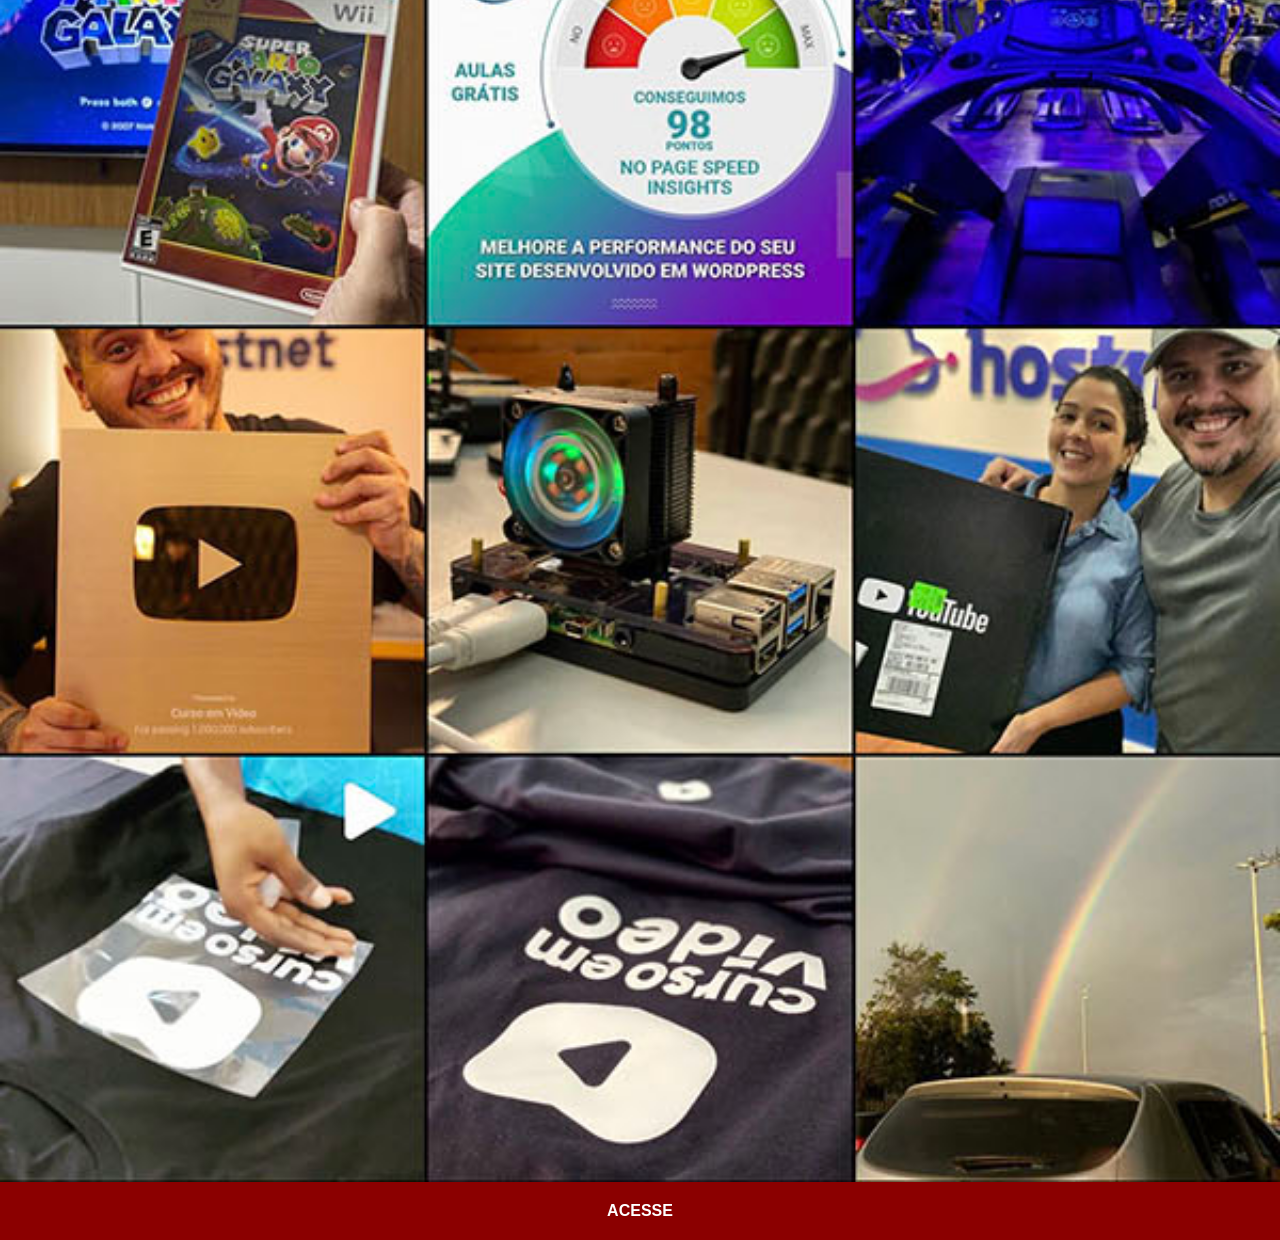
<file: instagram.html>
<!DOCTYPE html>
<html lang="pt-br">
<head>
    <meta charset="UTF-8">
    <meta name="viewport" content="width=device-width, initial-scale=1.0">
    <title>Instagram</title>
    <link rel="stylesheet" href="estilos/social.css">
</head>
<body>
    <img src="imagens/tela-instagram.jpg" alt="Instagram">
    <a href="https://www.instagram.com/gustavoguanabara" target="_blank">ACESSE</a>
</body>
</html>
</file>
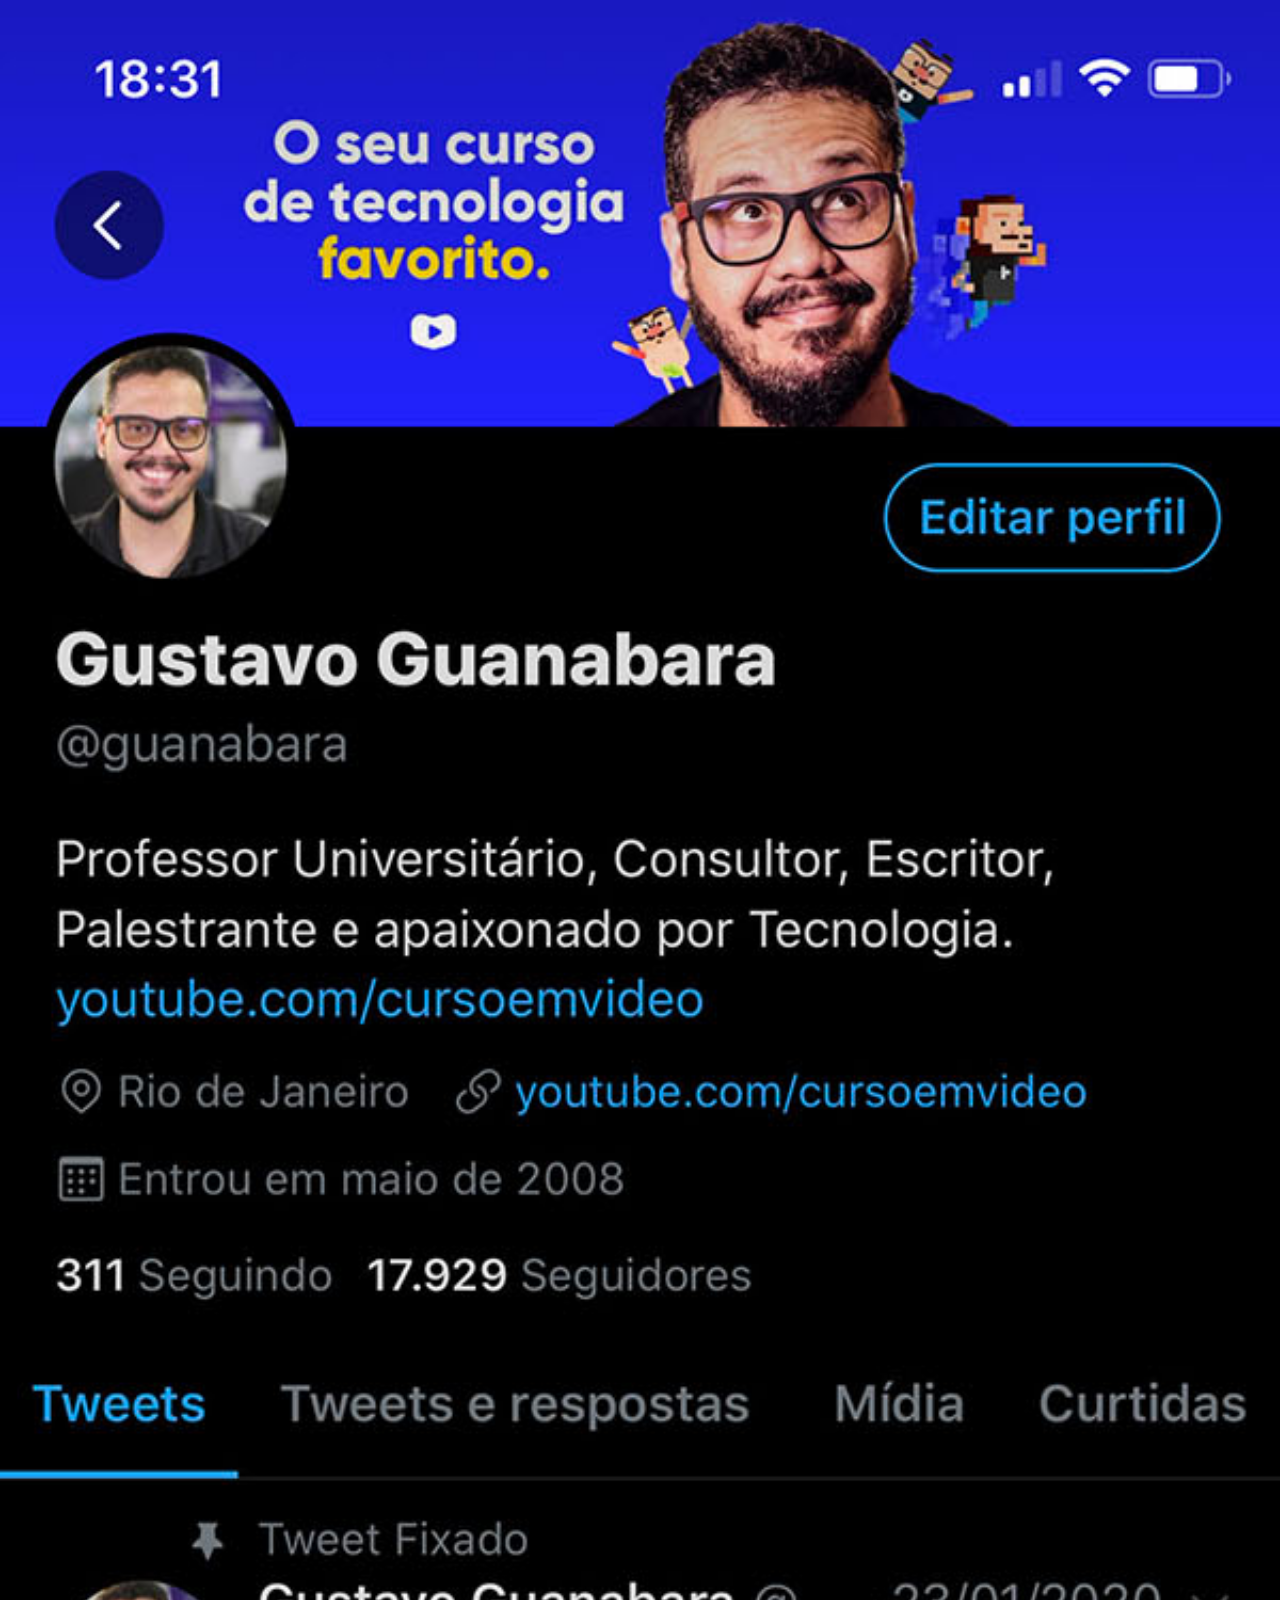
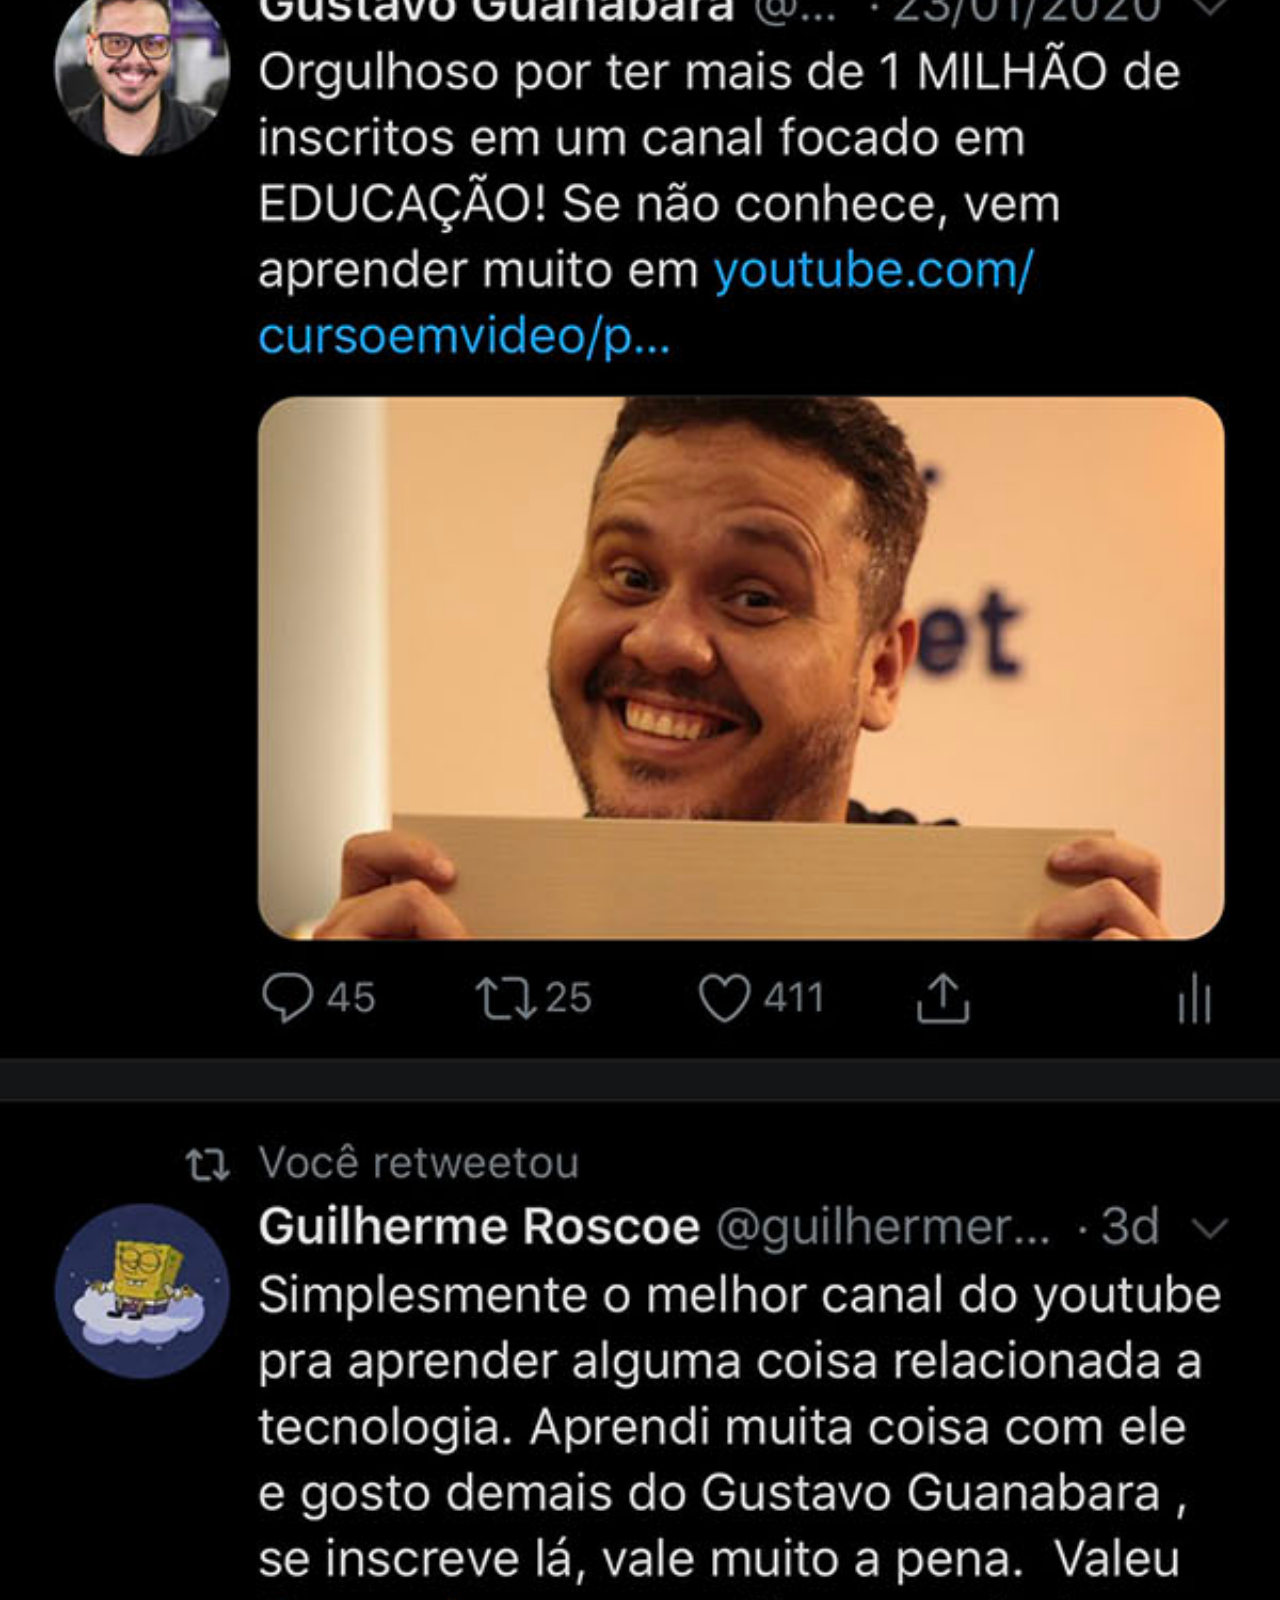
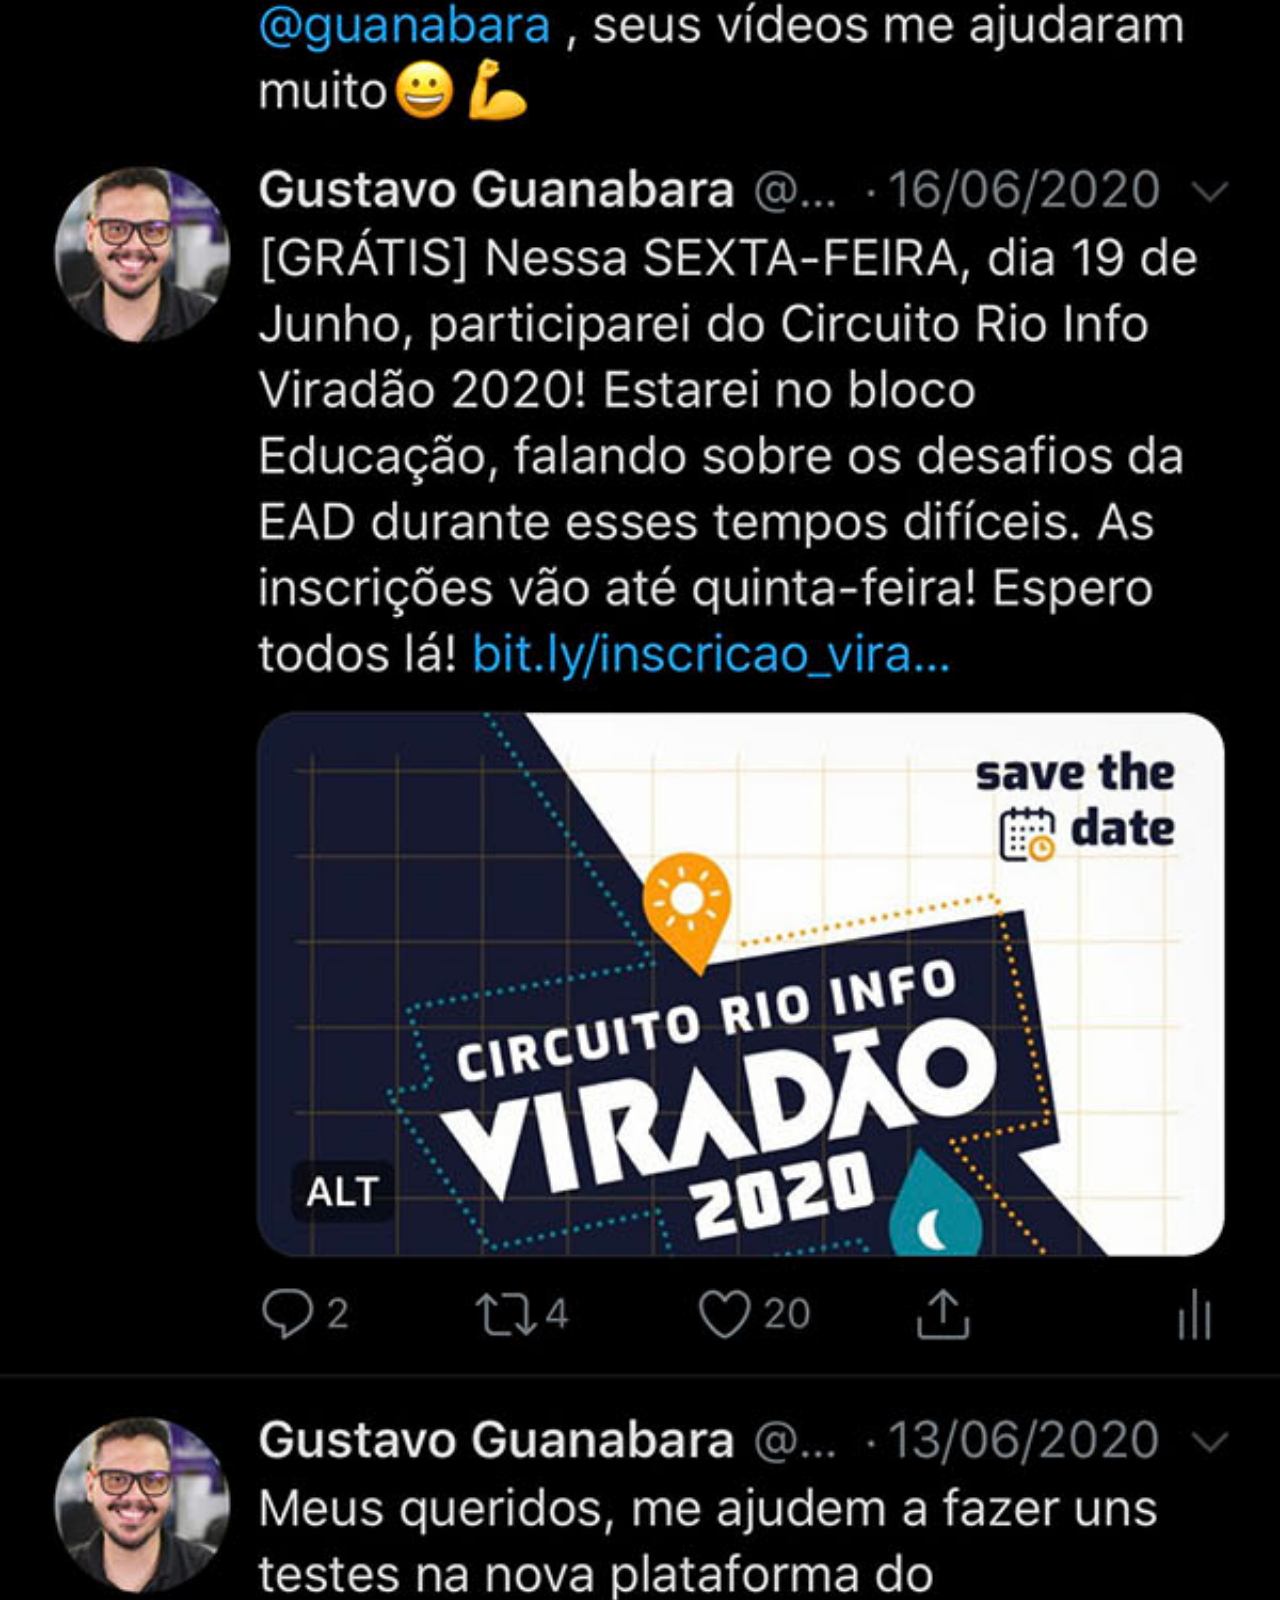
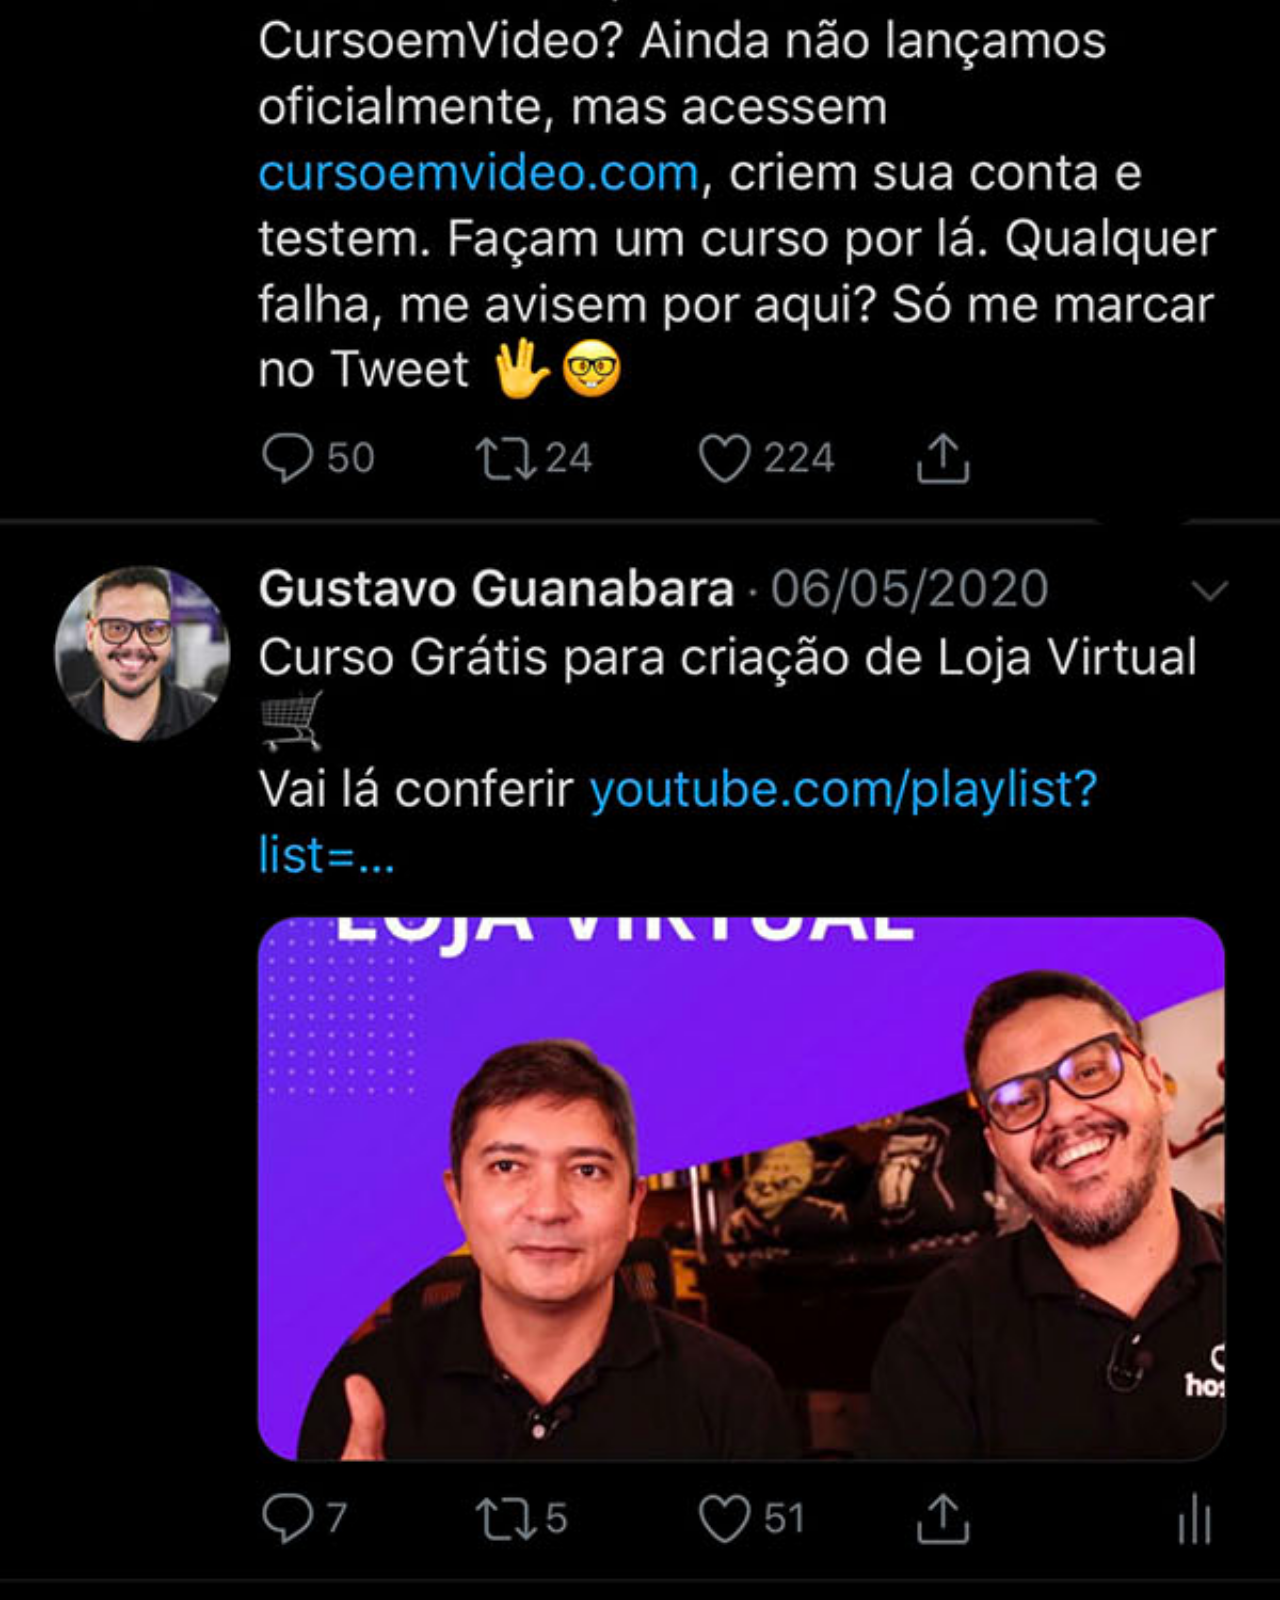
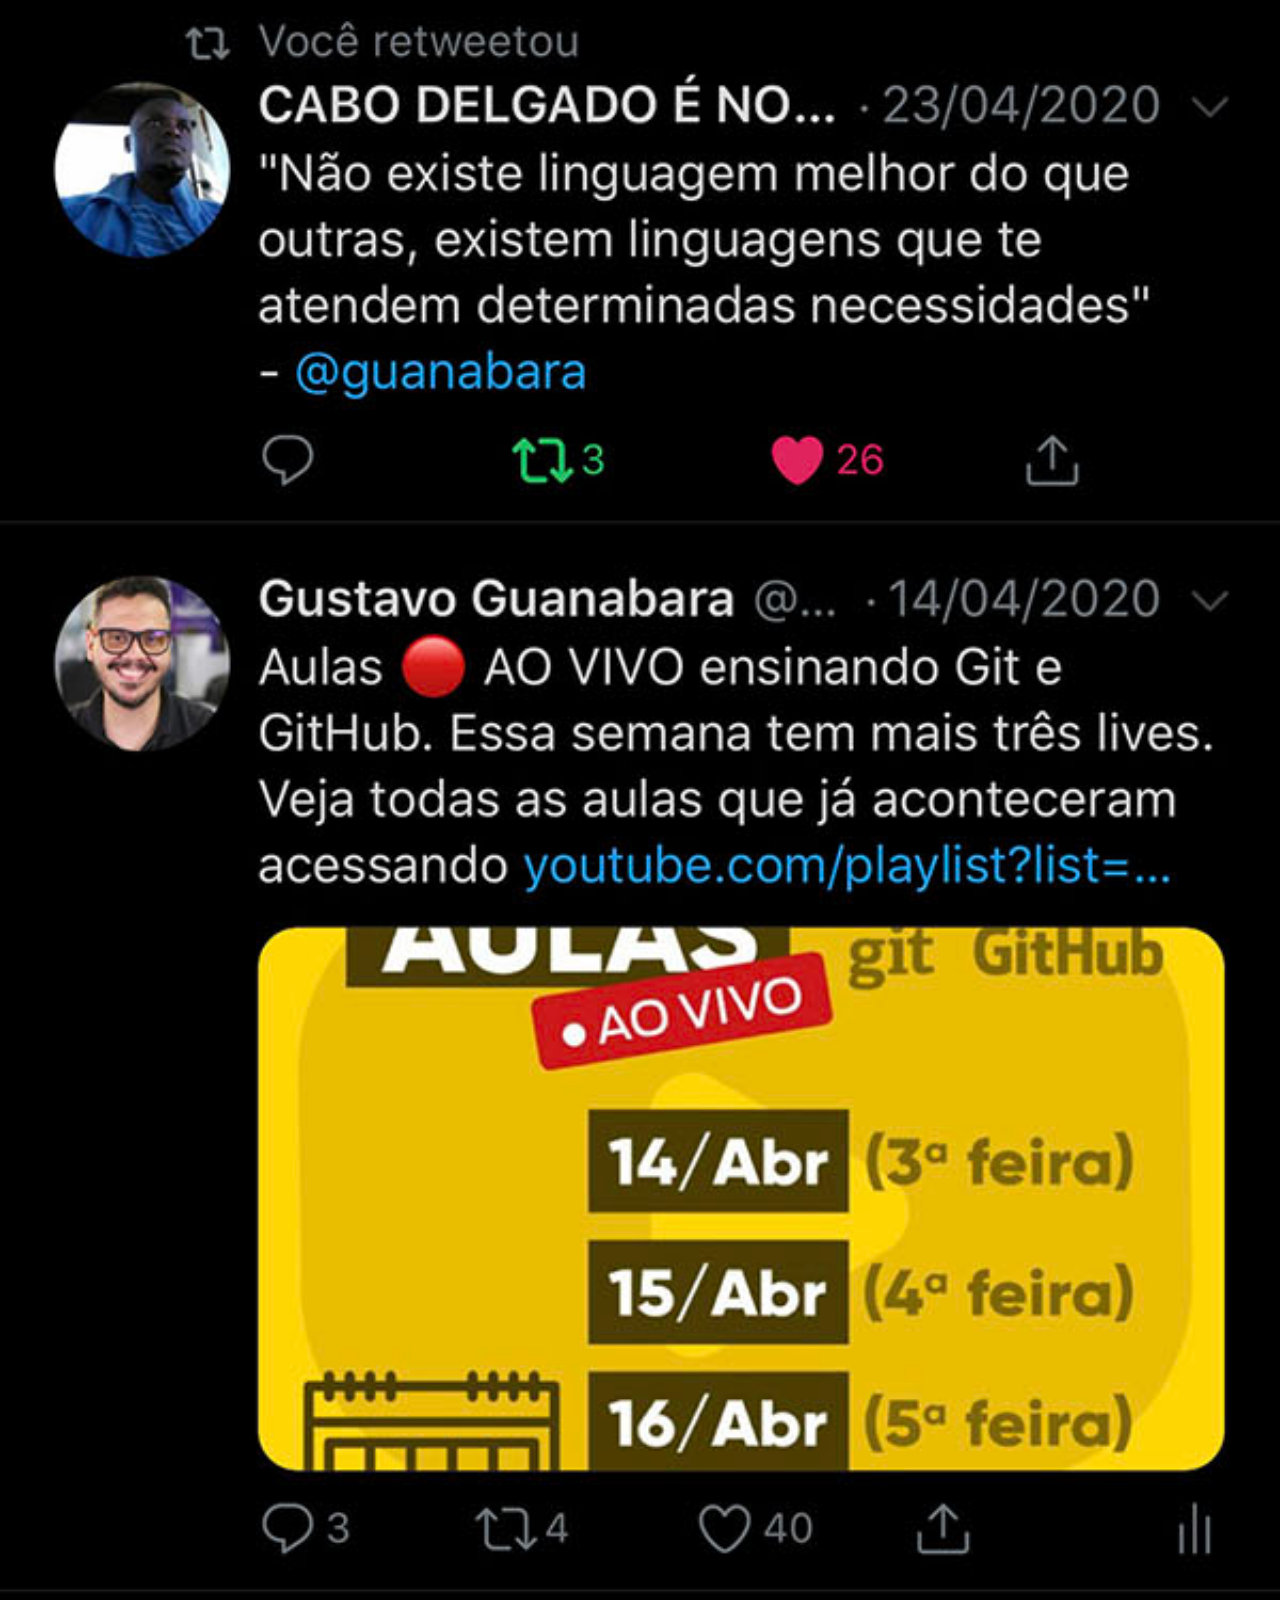
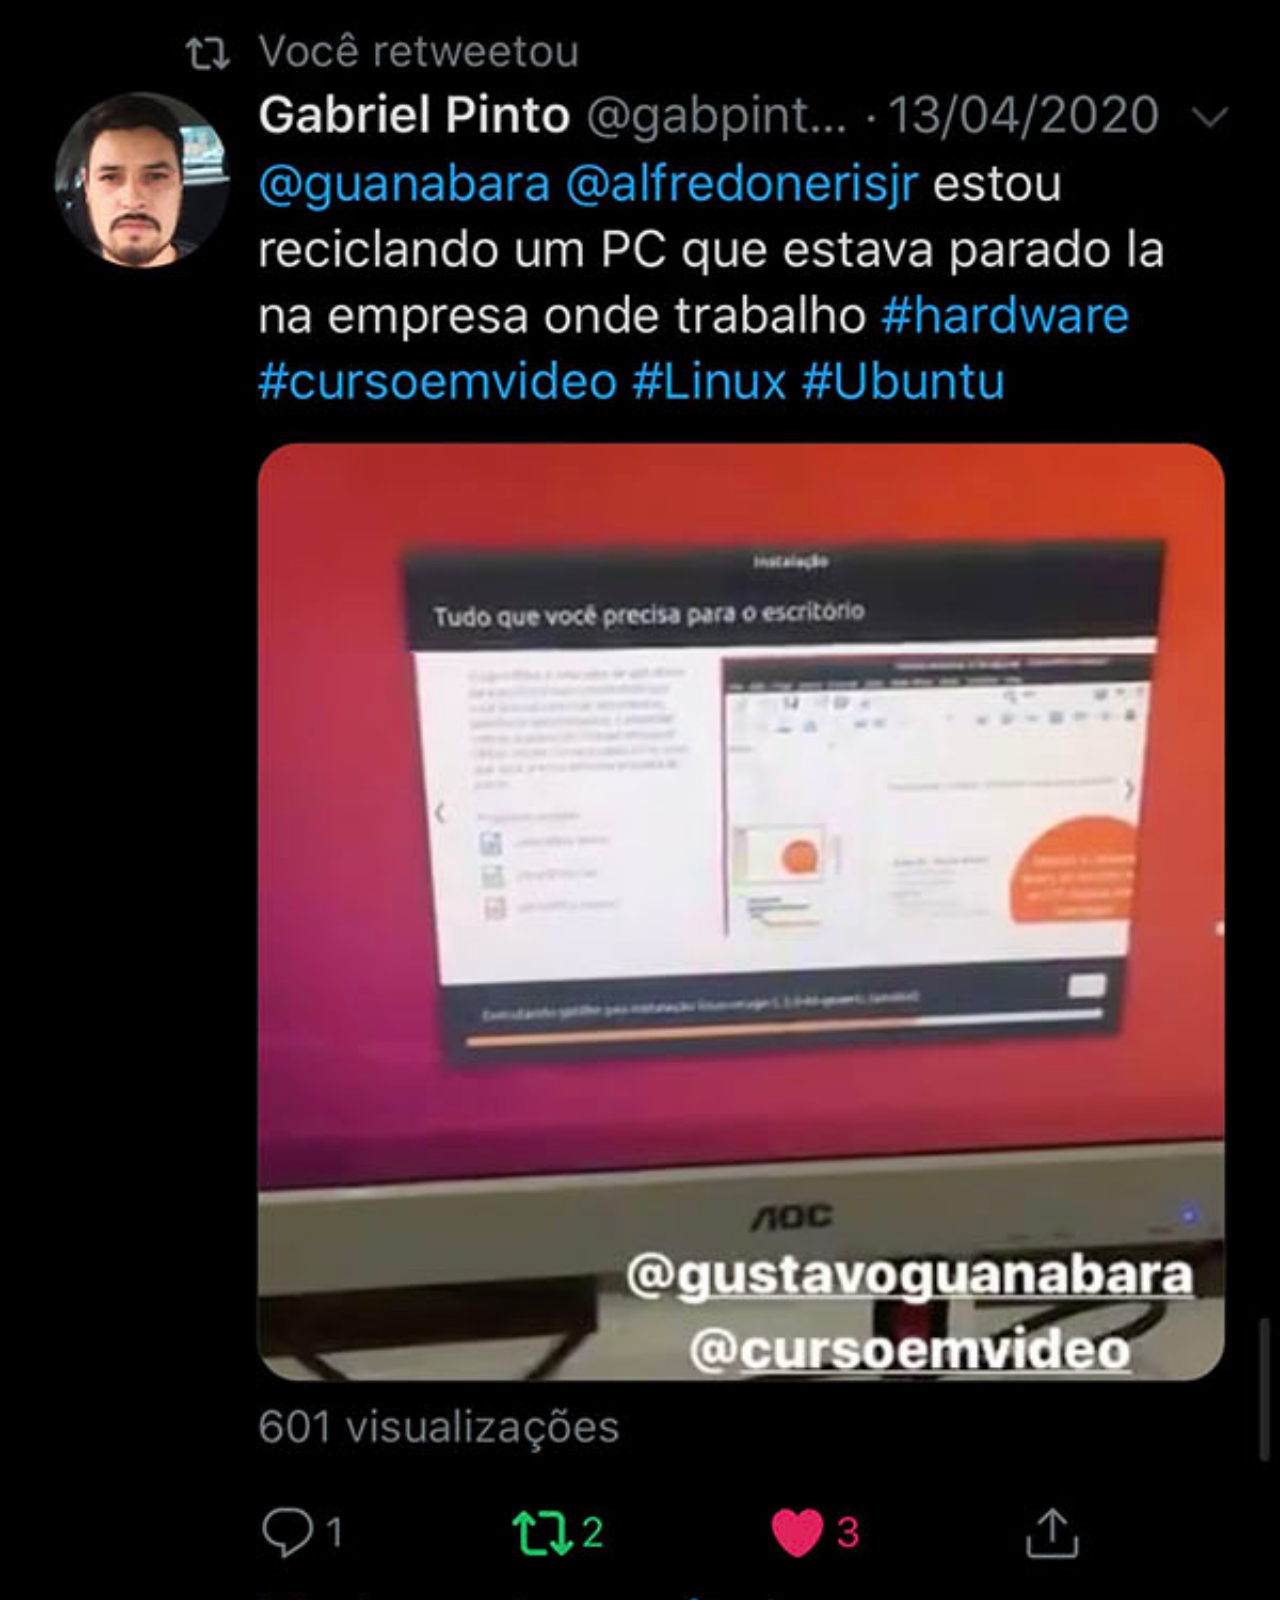
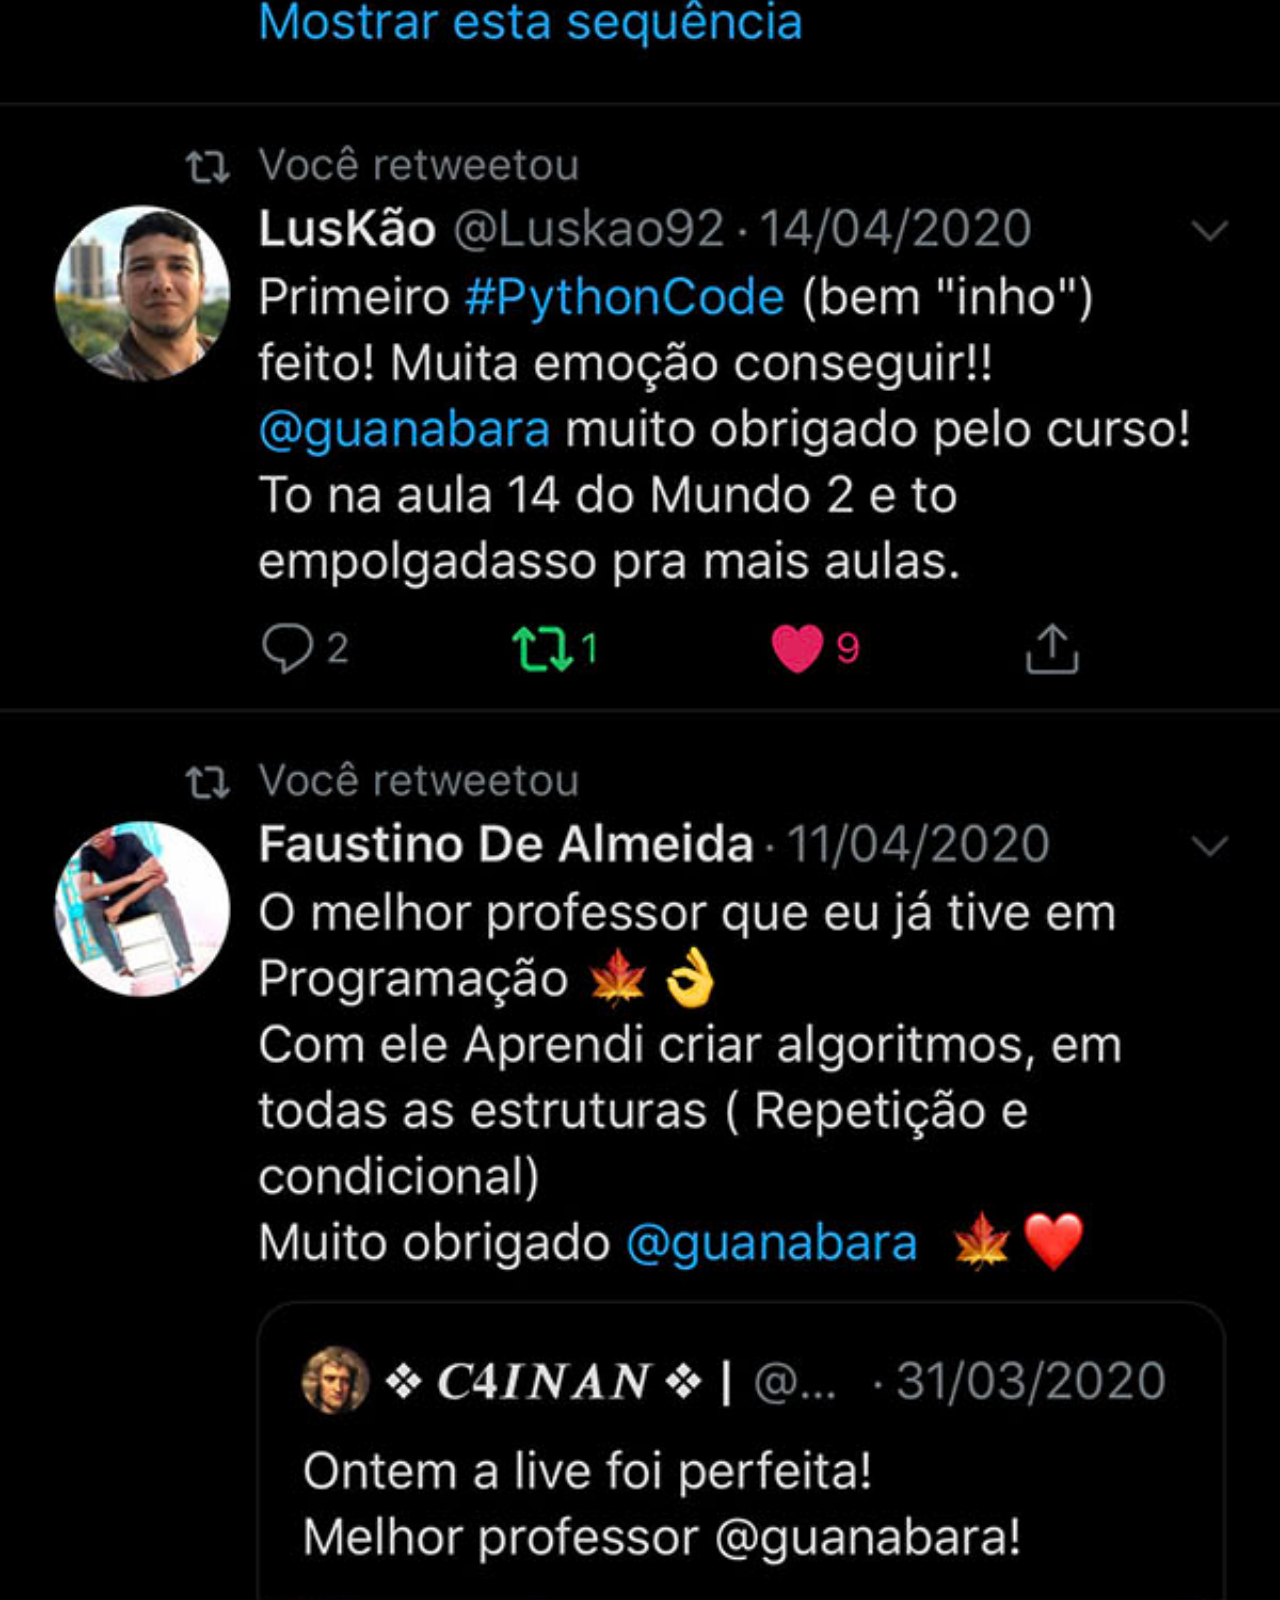
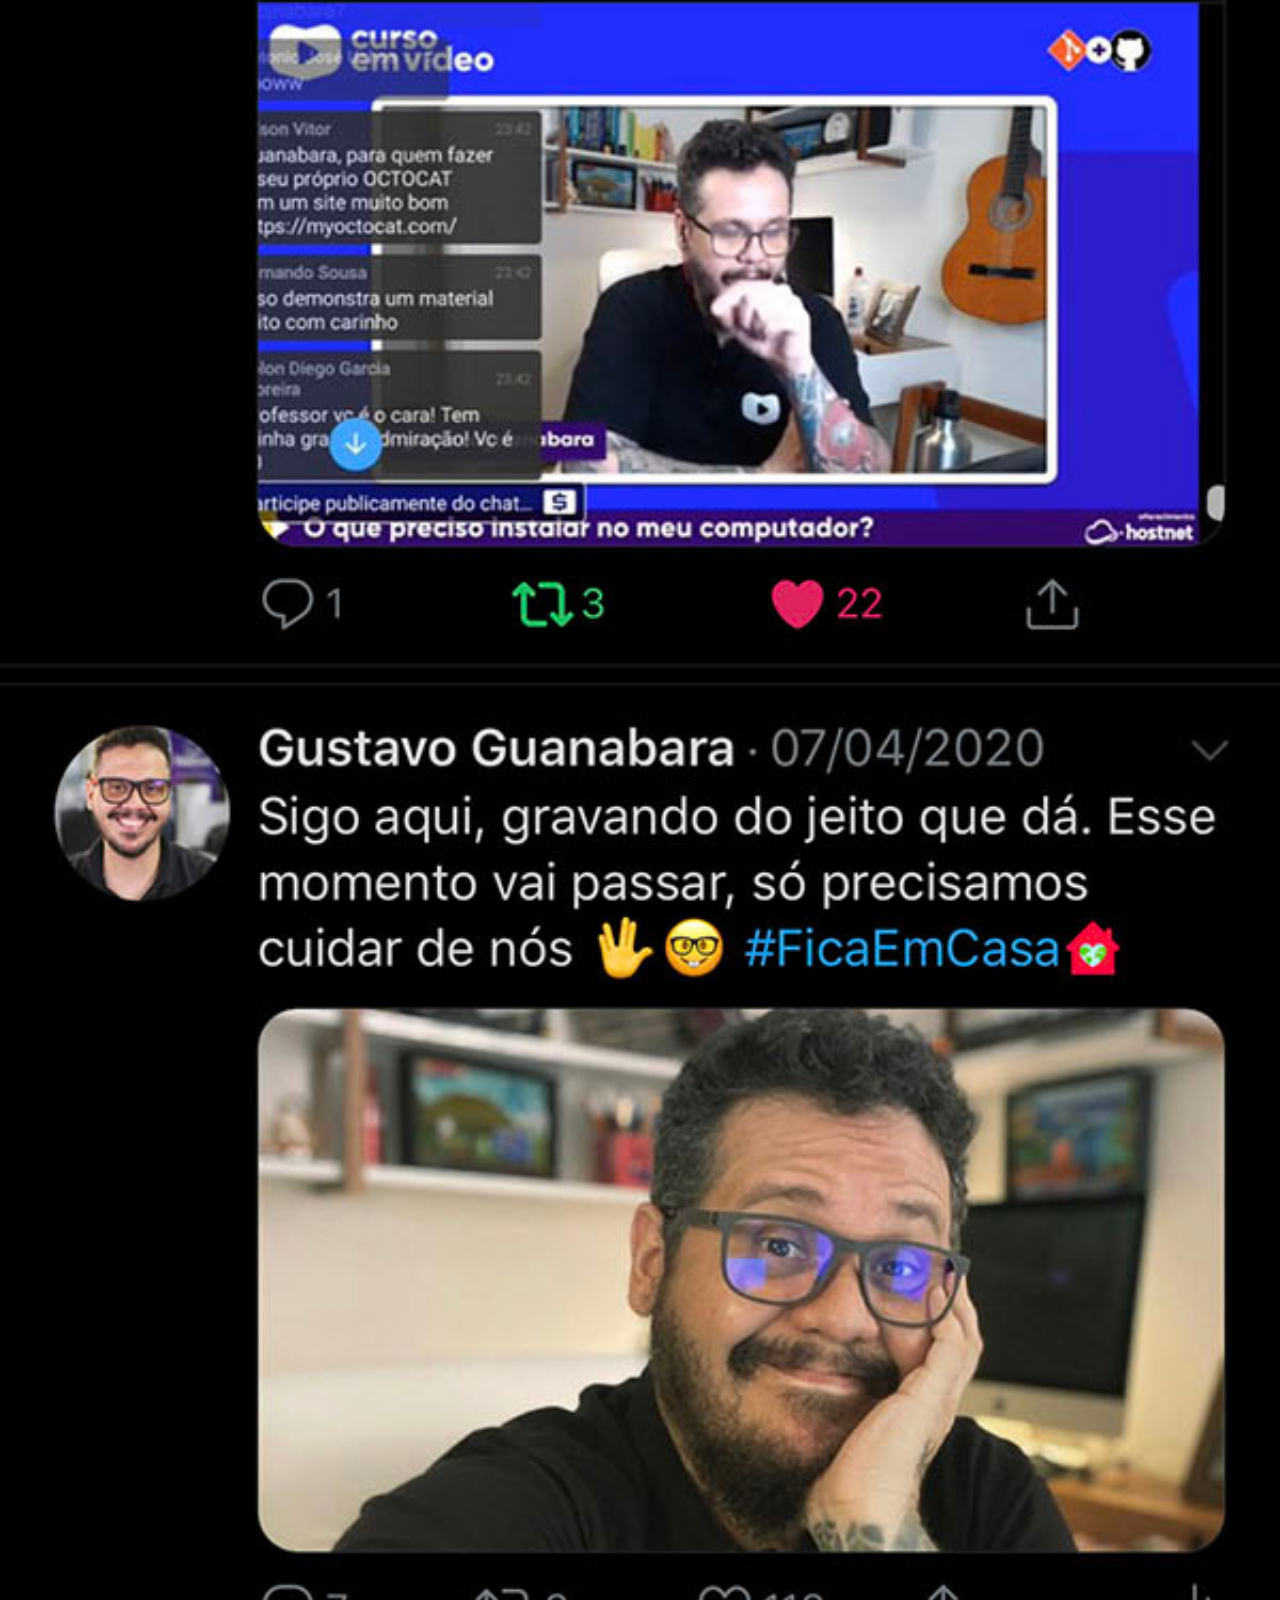
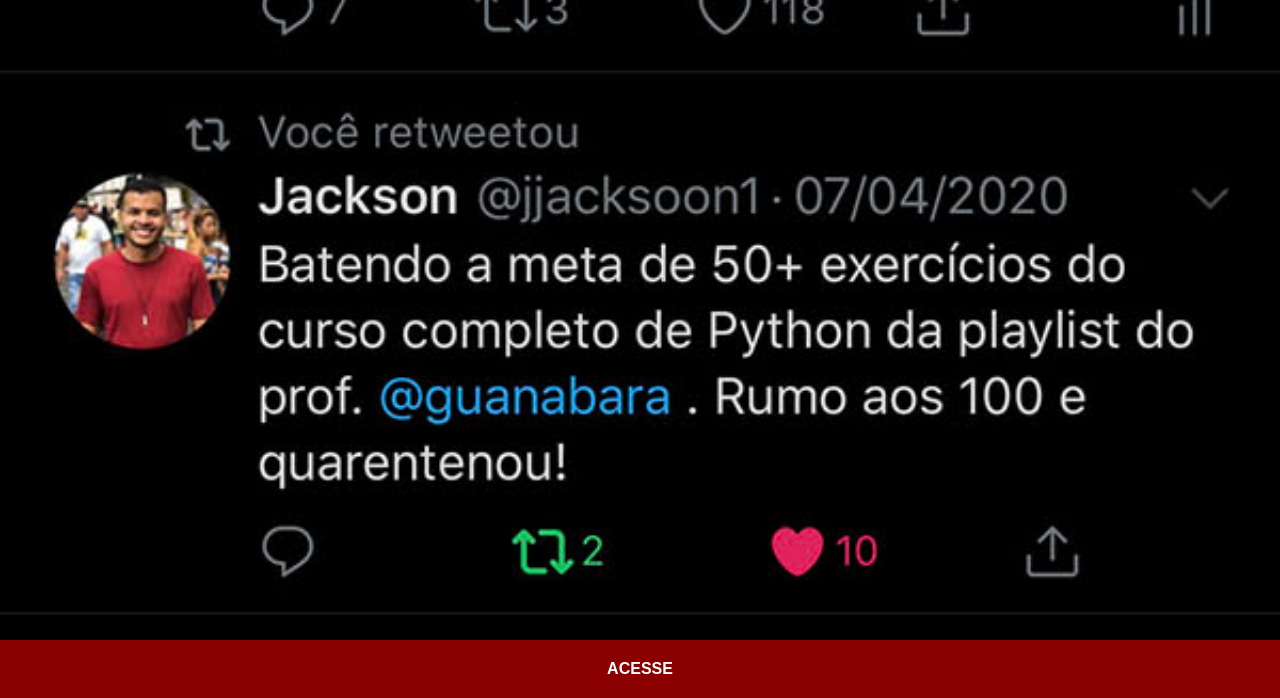
<file: x.html>
<!DOCTYPE html>
<html lang="pt-br">
<head>
    <meta charset="UTF-8">
    <meta name="viewport" content="width=device-width, initial-scale=1.0">
    <title>X</title>
    <link rel="stylesheet" href="estilos/social.css">
</head>
<body>
    <img src="imagens/tela-twitter.jpg" alt="x">
    <a href="https://x.com/guanabara" target="_blank">ACESSE</a>
</body>
</html>
</file>
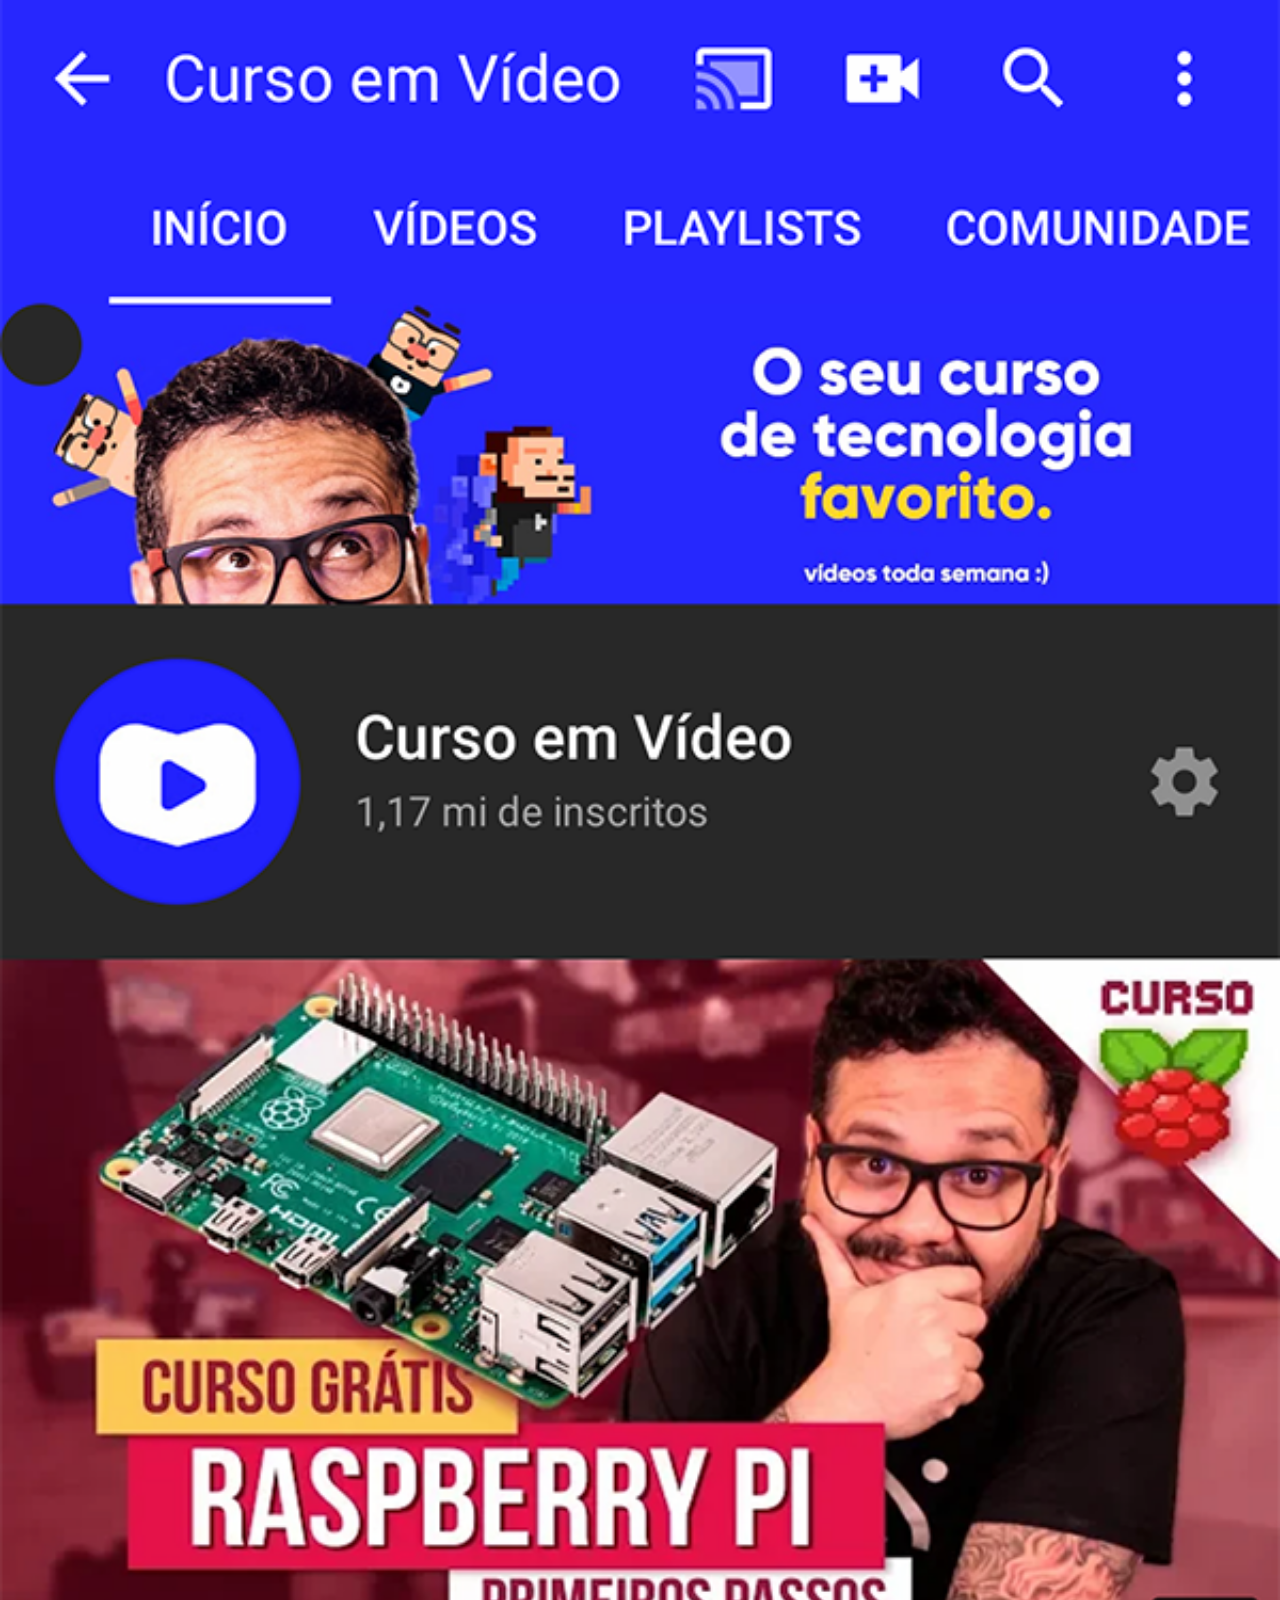
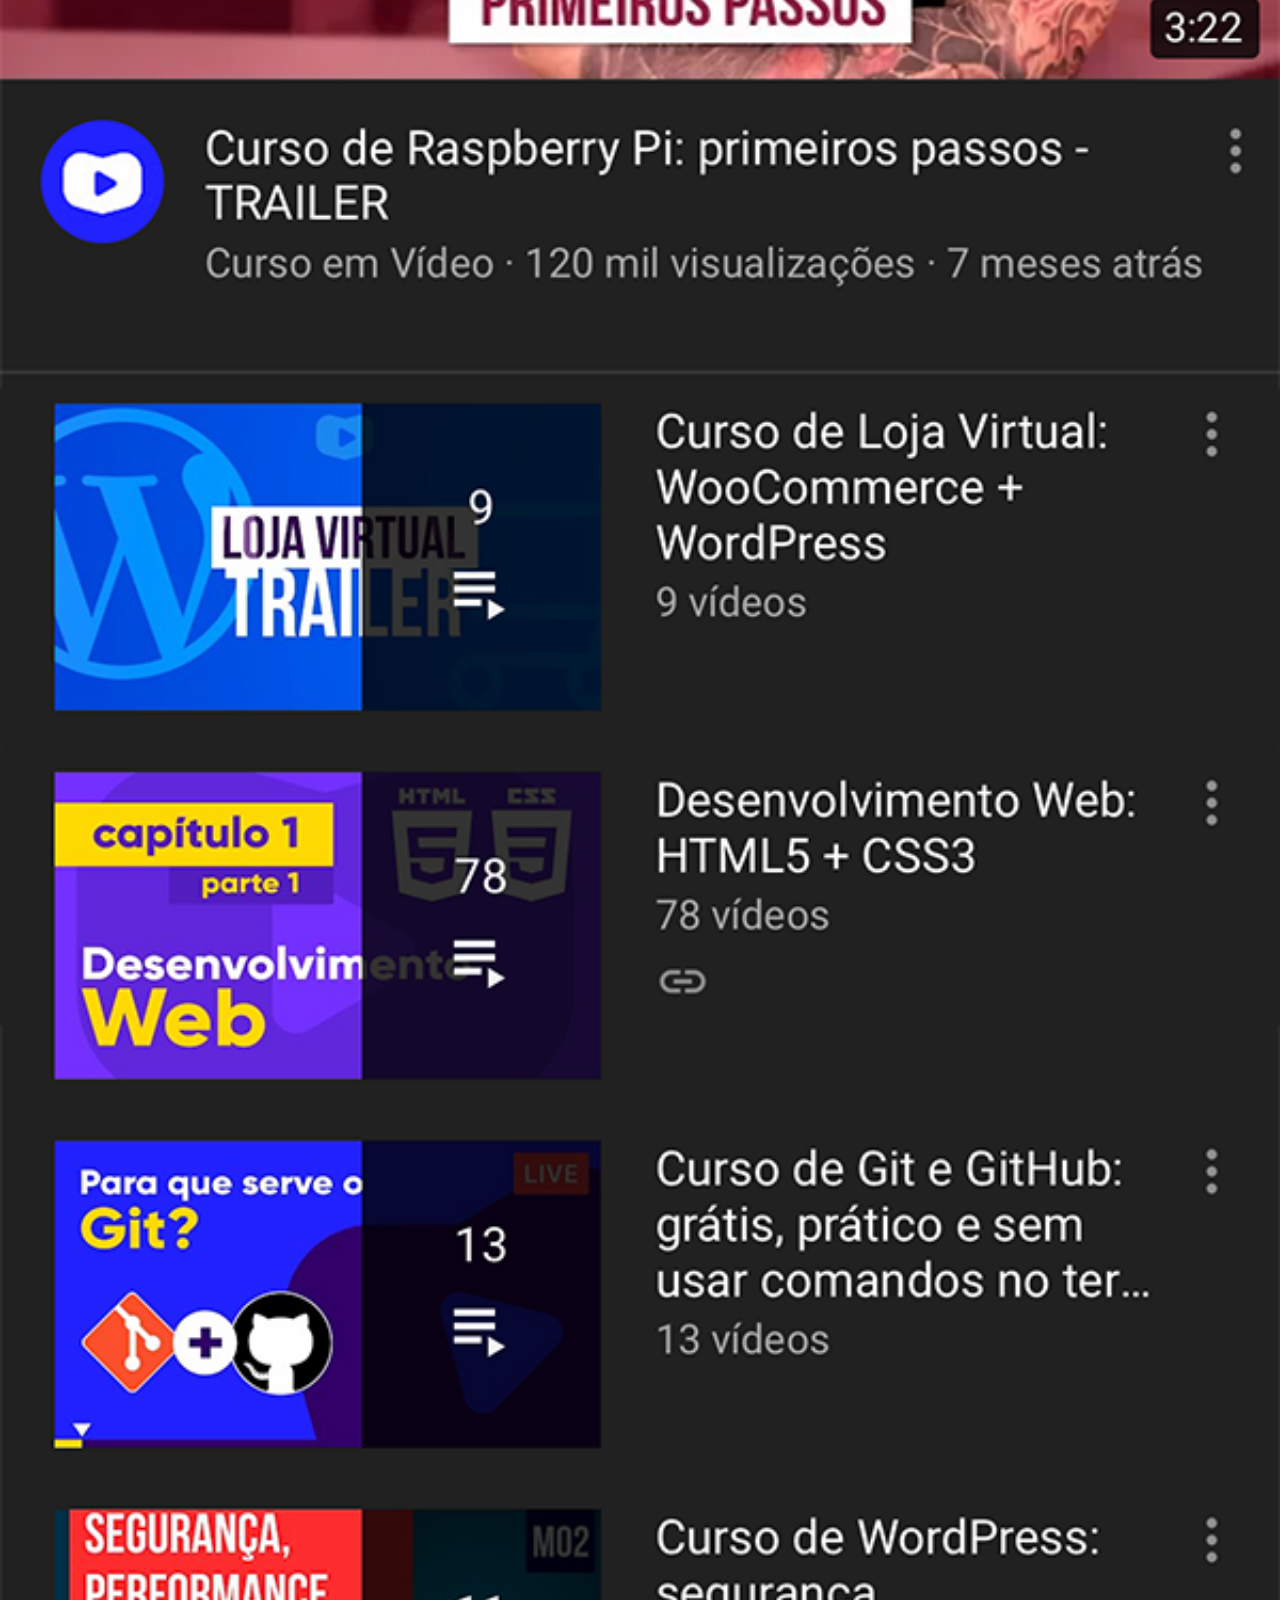
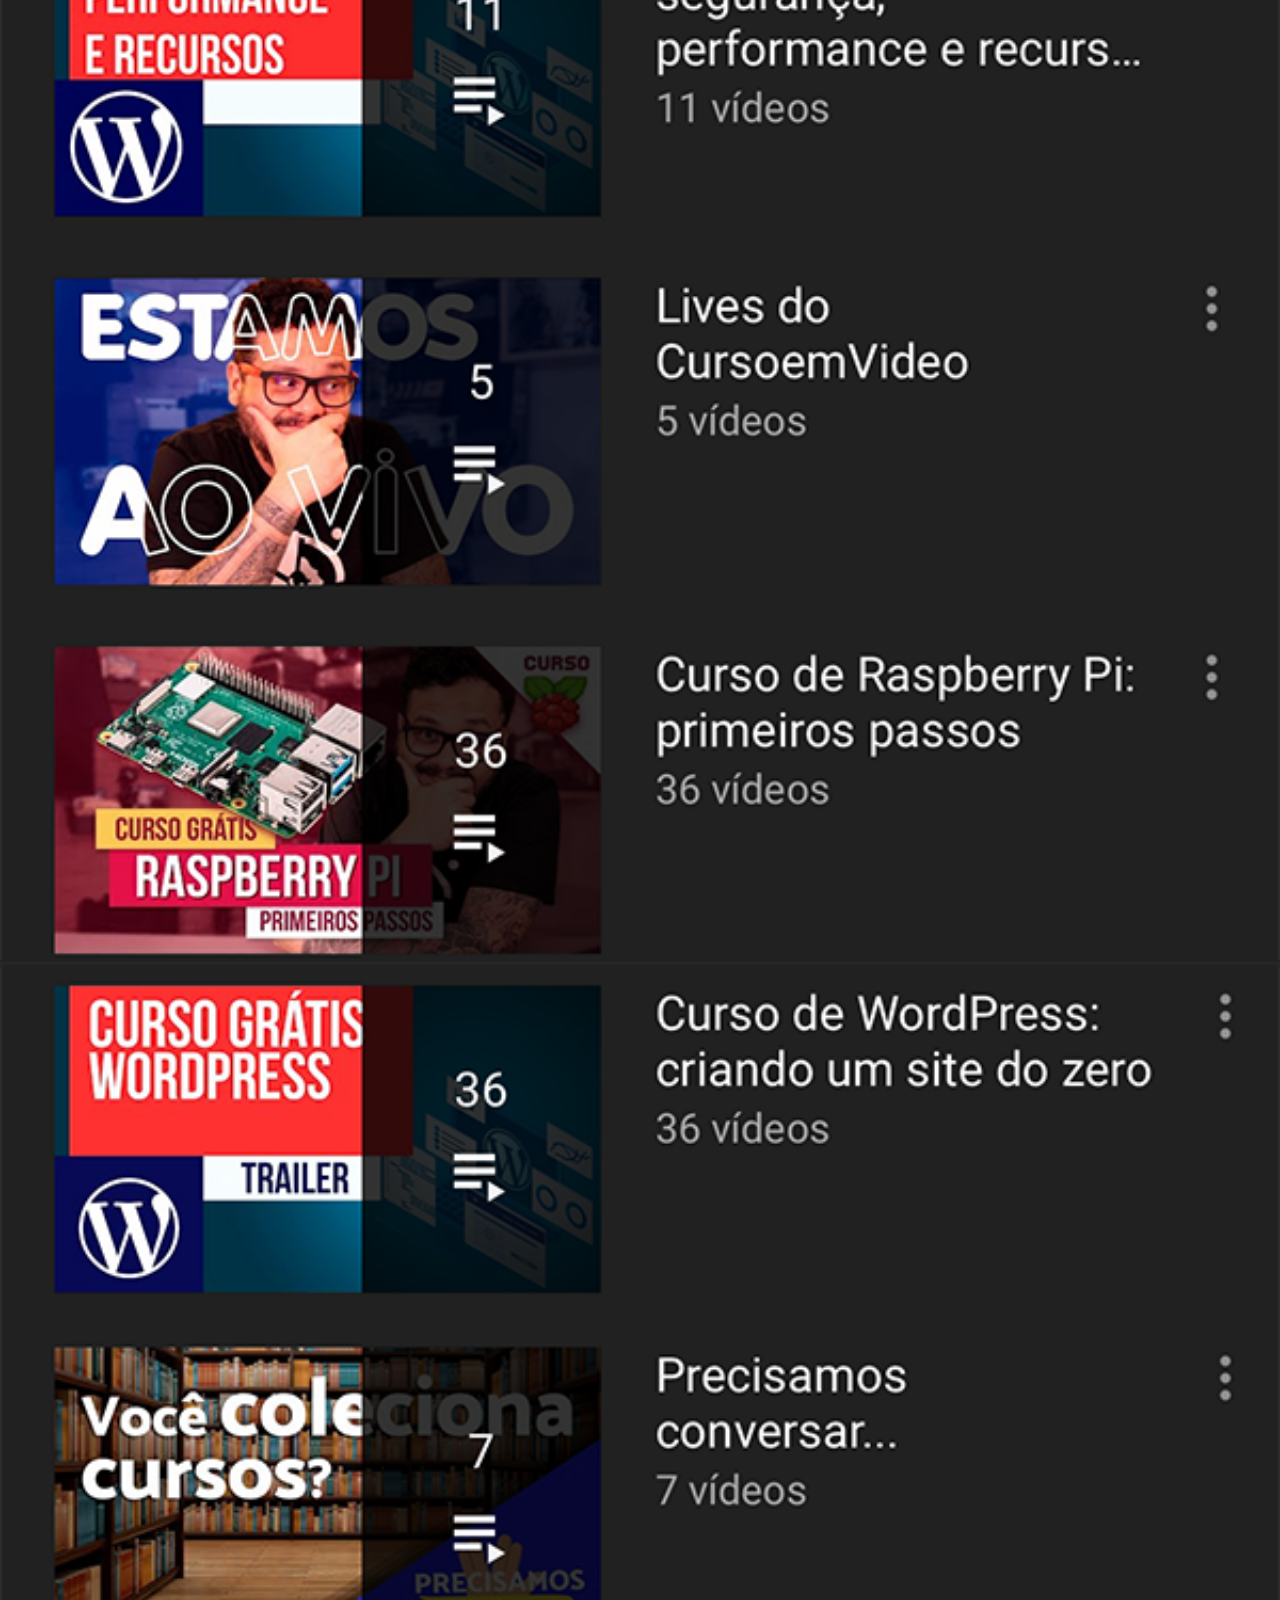
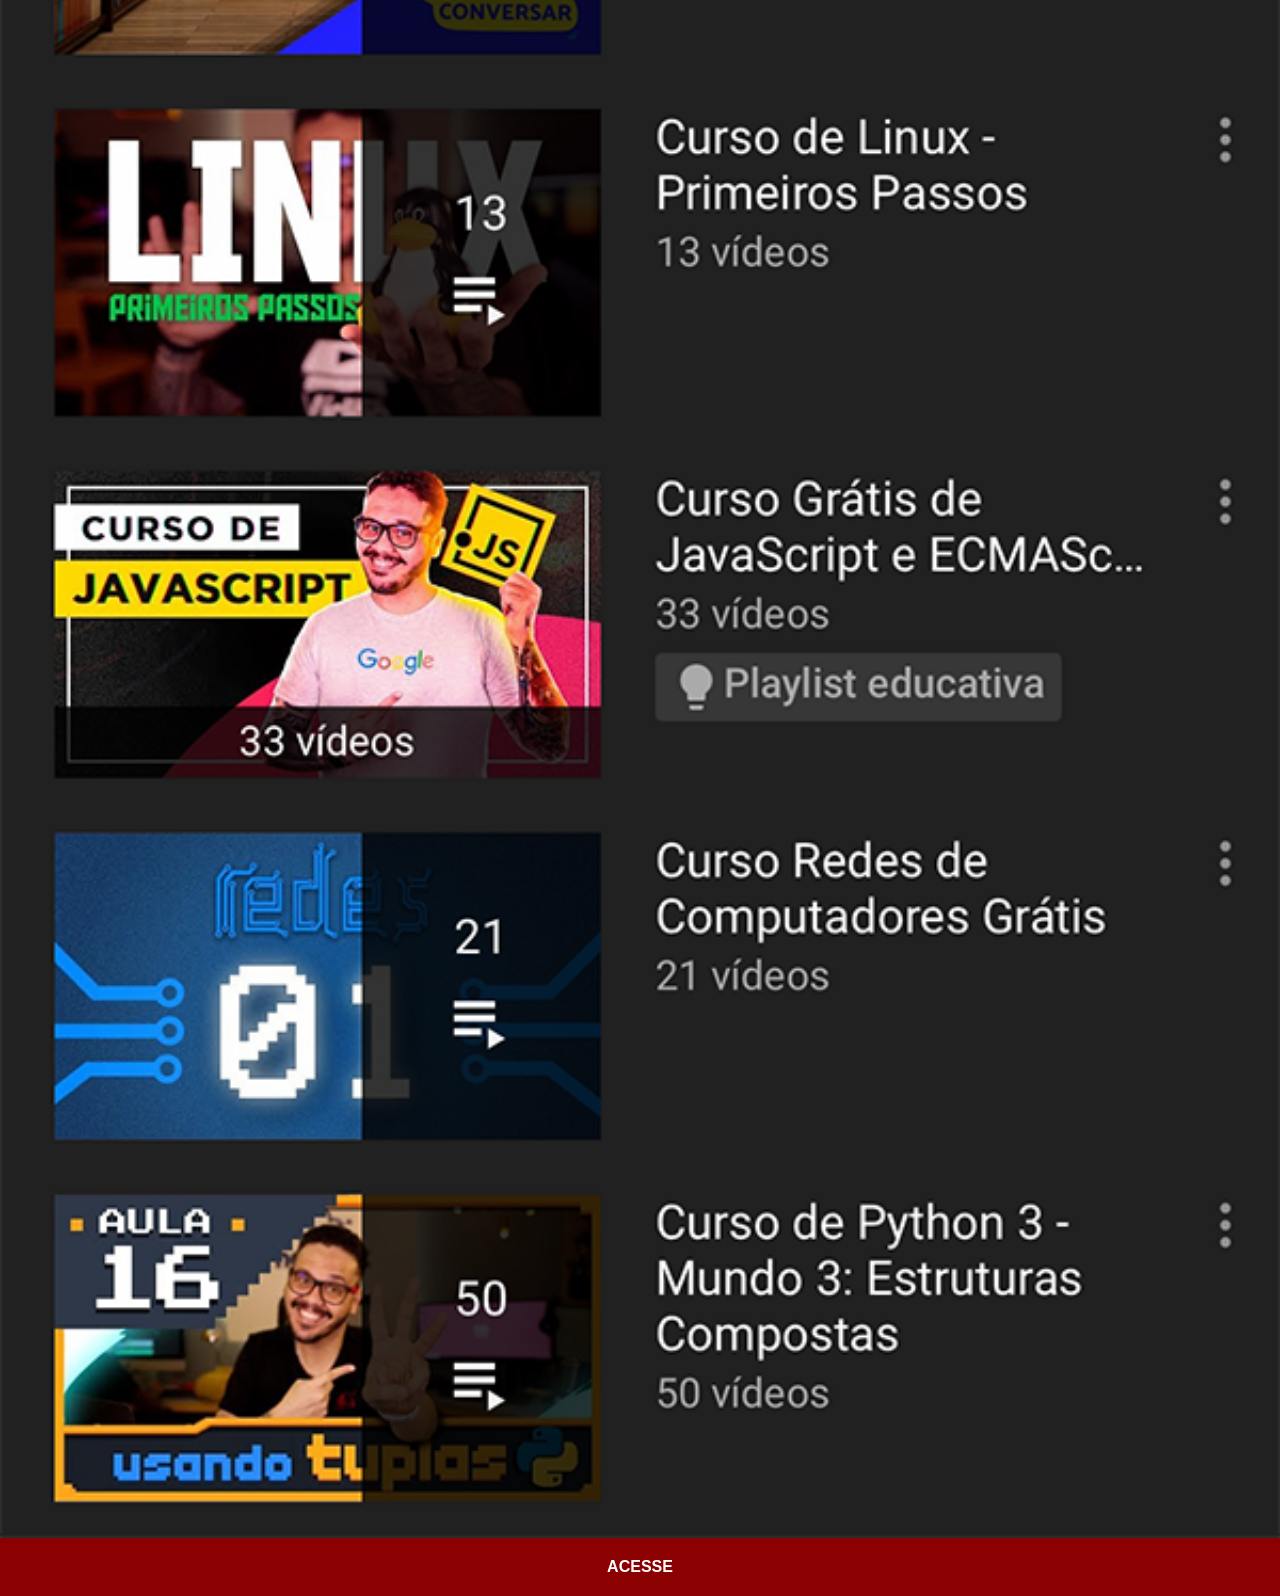
<file: youtube.html>
<!DOCTYPE html>
<html lang="pt-br">
<head>
    <meta charset="UTF-8">
    <meta name="viewport" content="width=device-width, initial-scale=1.0">
    <title>YouTube</title>
    <link rel="stylesheet" href="estilos/social.css">
</head>
<body>
    <img src="imagens/tela-youtube.png" alt=YouTube">
    <a href="https://www.youtube.com/user/cursoemvideo/playlists" target="_blank">ACESSE</a>
</body>
</html>
</file>
<file: estilos/style.css>
@charset "UTF-8";

* {
    margin: 0px;
    padding: 0px;
    font-family: Arial, Helvetica, sans-serif;
}

html, body {
    height: 100vh;
    width: 100vw;
    background-color: black;
}

body {
    background: url('../imagens/fundo-madeira.jpg') no-repeat top center;
    background-size: cover;
    background-attachment: fixed;
}

main {
    position: relative;
    height: 100vh;
}

section#telefone {
    position: absolute;
    top: 50%;
    left: 50%;
    transform: translate(-50%, -50%);

    height: 627px;
    width: 311px;
    background: url('../imagens/frame-iphone.png') no-repeat;
}

iframe#tela {
    position: relative;
    top: 80px;
    left: 21px;
    width: 269px;
    height: 471px;
}

section#redes-sociais {
    text-align: right;
}

section#redes-sociais img {
    width: 50px;
    margin: 10px;
    border-radius: 50%;
    box-shadow: 2px 2px 5px rgba(0, 0, 0, 0.442);
    box-sizing: border-box;
}

section#redes-sociais img:hover {
    border: 2px solid rgba(255, 255, 255, 0.563);
    transform: translate(-3px, -3px);
    box-shadow: 5px 5px 10px rgba(0, 0, 0, 0.537);
    transition: transform .3s, border .2s;
}
</file>
<file: estilos/social.css>
@charset "UTF-8";

* {
    margin: 0px;
    padding: 0px;
    font-family: Arial, Helvetica, sans-serif;
}

::-webkit-scrollbar {
    width: 0px;
    height: 0px;
}

img {
    width: 100vw;
}

a {
    display: block;
    background-color: darkred;
    color: white;
    padding: 20px;
    margin: -4px;
    text-align: center;
    font-weight: bolder;
    text-decoration: none;
}

a:hover {
    background-color: red;
}
</file>
